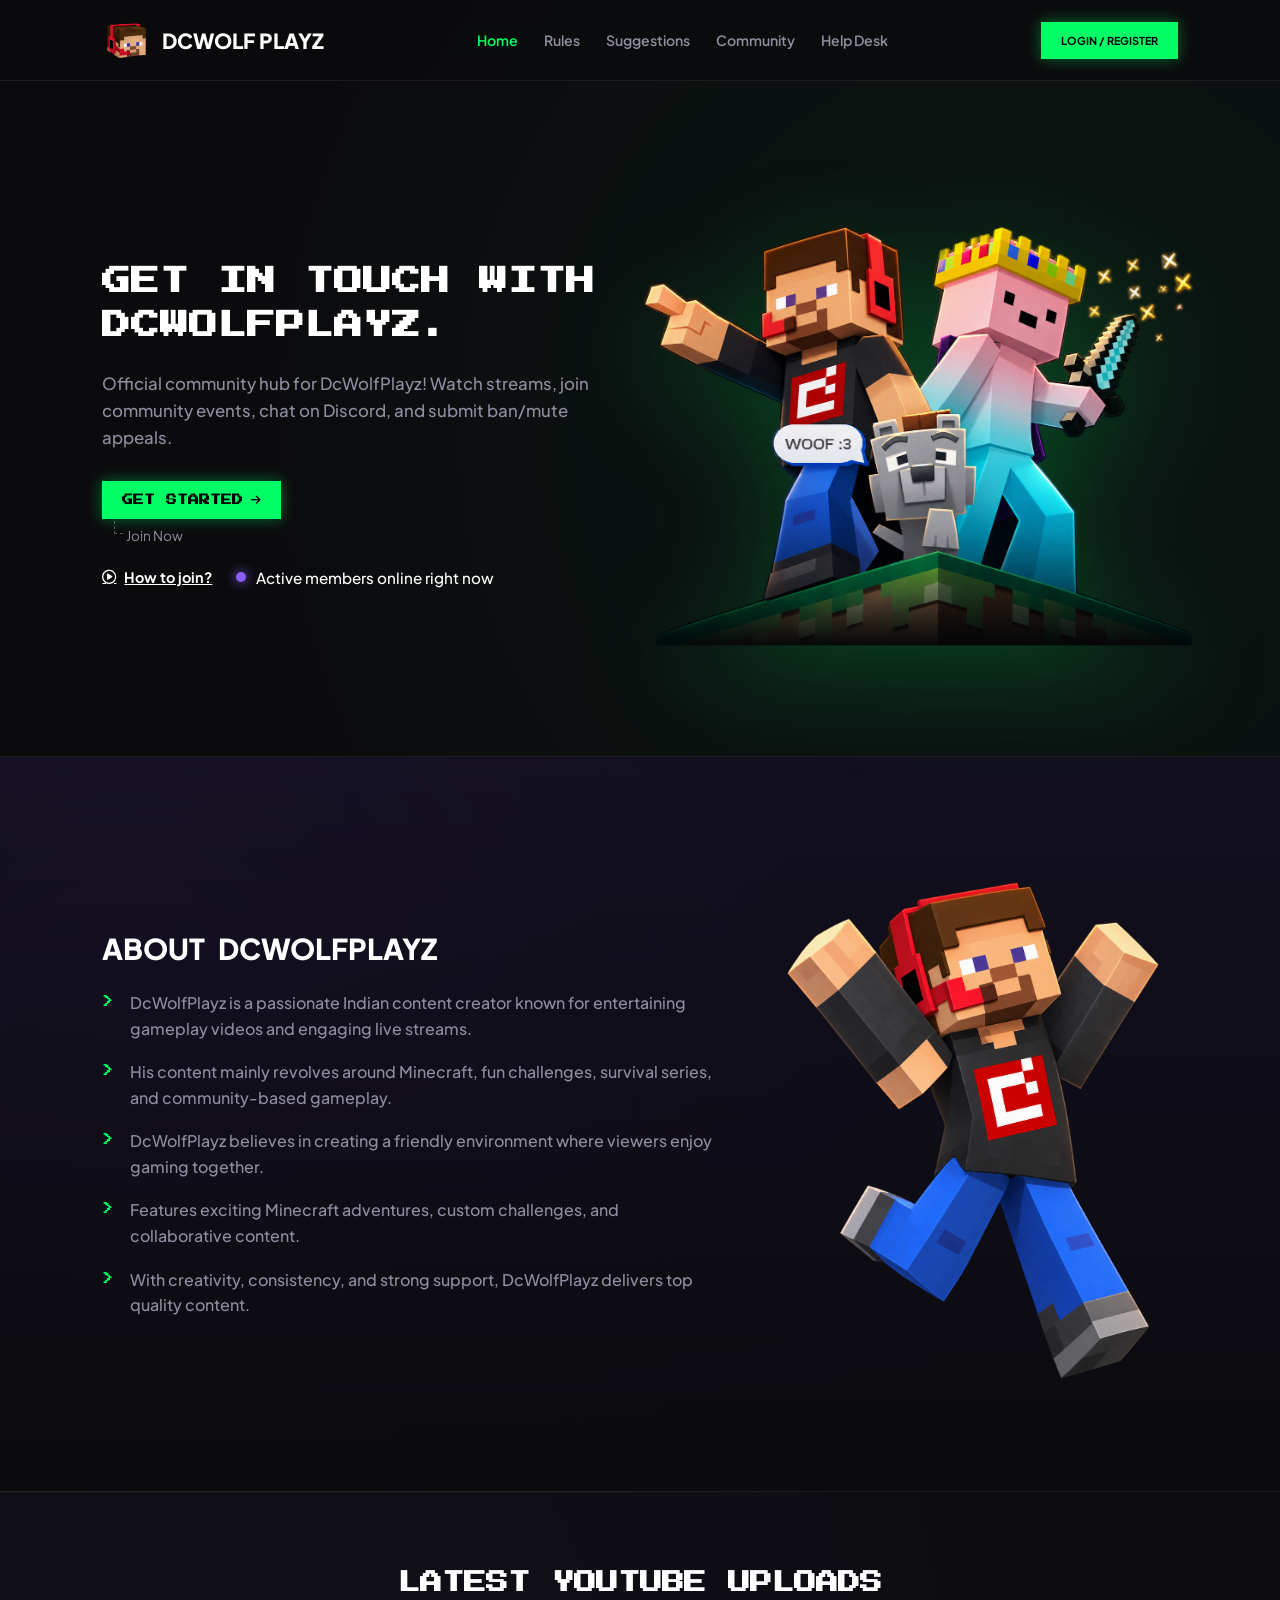
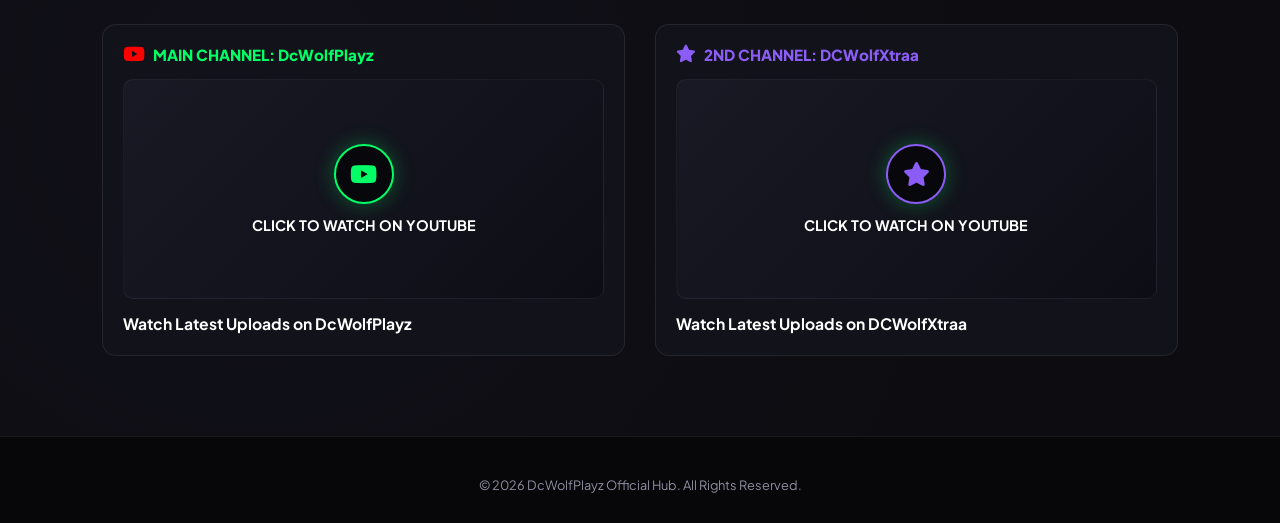
<file: index.html>
<!DOCTYPE html>
<html lang="en">
<head>
    <meta charset="UTF-8">
    <meta name="viewport" content="width=device-width, initial-scale=1.0">
    <title>DcWolfPlayz | Home</title>
    <link href="https://fonts.googleapis.com/css2?family=Press+Start+2P&family=Plus+Jakarta+Sans:wght@400;500;600;700;800;900&display=swap" rel="stylesheet">
    <link rel="stylesheet" href="https://cdnjs.cloudflare.com/ajax/libs/font-awesome/6.4.0/css/all.min.css">
    <link rel="stylesheet" href="/css/style.css">
    <style>
        /* Maintenance Overlay Styles */
        #maintenanceOverlay {
            display: none;
            position: fixed;
            top: 0;
            left: 0;
            width: 100%;
            height: 100%;
            background-color: #0b0b0e;
            z-index: 99999;
            align-items: center;
            justify-content: center;
            padding: 20px;
            font-family: 'Plus Jakarta Sans', sans-serif;
        }
        .maint-card {
            background: #12131a;
            border: 1px solid rgba(255, 255, 255, 0.08);
            border-radius: 16px;
            padding: 40px 30px;
            max-width: 550px;
            width: 100%;
            box-shadow: 0 10px 30px rgba(0, 0, 0, 0.5);
            position: relative;
            text-align: center;
            color: #fff;
        }
        .maint-eta-badge {
            position: absolute;
            top: 20px;
            right: 20px;
            background: rgba(251, 146, 60, 0.1);
            color: #fb923c;
            border: 1px solid rgba(251, 146, 60, 0.3);
            padding: 6px 12px;
            border-radius: 20px;
            font-size: 0.75rem;
            font-weight: 700;
            display: flex;
            align-items: center;
            gap: 6px;
        }
        .maint-img-box {
            width: 90px;
            height: 90px;
            margin: 0 auto 20px auto;
            display: flex;
            align-items: center;
            justify-content: center;
        }
        .maint-img-box img {
            width: 100%;
            height: 100%;
            object-fit: contain;
            animation: bounce 2s infinite;
        }
        @keyframes bounce {
            0%, 100% { transform: translateY(0); }
            50% { transform: translateY(-8px); }
        }
        .maint-card h1 {
            font-family: 'Press Start 2P', cursive;
            font-size: 1.1rem;
            margin-bottom: 15px;
            text-transform: uppercase;
        }
        .maint-card p {
            color: #8e8ea0;
            font-size: 0.95rem;
            line-height: 1.6;
            margin-bottom: 25px;
        }
        .btn-discord-maint {
            display: inline-flex;
            align-items: center;
            gap: 10px;
            background: #5865F2;
            color: #fff;
            padding: 12px 24px;
            border-radius: 8px;
            text-decoration: none;
            font-weight: 700;
            font-size: 0.9rem;
            box-shadow: 0 0 15px rgba(88, 101, 242, 0.4);
            margin-bottom: 20px;
            transition: 0.3s;
        }
        .btn-discord-maint:hover {
            background: #4752C4;
        }
        .admin-portal-link {
            display: block;
            margin-top: 15px;
            color: #8e8ea0;
            font-size: 0.8rem;
            text-decoration: none;
            transition: 0.3s;
        }
        .admin-portal-link:hover {
            color: #00ff66;
        }
    </style>
</head>
<body>

    <!-- MAINTENANCE OVERLAY SCREEN -->
    <div id="maintenanceOverlay">
        <div class="maint-card">
            <div class="maint-eta-badge" id="maintEtaBadge">
                <i class="fa-solid fa-clock"></i> ETA: ~2 Hours
            </div>
            
            <!-- Maintenance PNG Image -->
            <div class="maint-img-box">
                <img src="/images/maintenance.png" alt="Maintenance Mode">
            </div>

            <h1>Under Maintenance</h1>
            <p id="maintMsgText">DcWolfPlayz website is currently undergoing upgrades and adding new features. Stay tuned!</p>
            
            <a href="https://discord.gg/ys2sJAPhyP" target="_blank" class="btn-discord-maint">
                <i class="fa-brands fa-discord"></i> Join Official Discord
            </a>

            <div>
                <a href="/admin-login" class="admin-portal-link">
                    <i class="fa-solid fa-lock"></i> Admin Portal Login
                </a>
            </div>
        </div>
    </div>

    <header>
        <a href="/" class="brand" style="font-weight: 900; font-size: 1.3rem;">
            <div class="brand-logo" style="background: transparent !important; box-shadow: none !important; border: none !important; display: flex; align-items: center; justify-content: center; width: auto; height: auto;">
                <img src="/images/head.png" alt="Logo" style="width: 48px; height: 48px; object-fit: contain;">
            </div>
            DCWOLF  PLAYZ
        </a>
        <nav>
            <a href="/" class="nav-btn active">Home</a>
            <a href="/rules" class="nav-btn">Rules</a>
            <a href="/suggestions" class="nav-btn">Suggestions</a>
            <a href="/community" class="nav-btn">Community</a>
            <a href="/helpdesk" class="nav-btn">Help Desk</a>
        </nav>
        <div class="nav-right-actions">
            <a href="/login" class="auth-nav-btn" id="loginNavBtn" style="text-decoration:none; display:inline-block; text-align:center;">LOGIN / REGISTER</a>
            <a href="/admin" class="auth-nav-btn" id="adminNavBtn" style="display:none; background: var(--accent-purple); color: #fff; text-decoration:none; text-align:center;">ADMIN DASHBOARD</a>
        </div>
    </header>

    <main>
        <section class="hero">
            <div class="hero-content">
                <h1>GET IN TOUCH WITH DCWOLFPLAYZ.</h1>
                <p>Official community hub for DcWolfPlayz! Watch streams, join community events, chat on Discord, and submit ban/mute appeals.</p>
                <div class="hero-actions-container">
                    <div class="btn-wrapper-block">
                        <a href="https://discord.gg/ys2sJAPhyP" target="_blank" class="btn-green">GET STARTED <i class="fa-solid fa-arrow-right"></i></a>
                        <span class="join-now-subtitle">Join Now</span>
                    </div>
                    <div class="secondary-actions-row">
                        <div class="how-to-join-link" onclick="openJoinModal()"><i class="fa-regular fa-circle-play"></i> How to join?</div>
                        <div class="hero-stats-nobox">
                            <div class="dot-purple-glow"></div>
                            <span id="discordMemberCount">... online right now</span>
                        </div>
                    </div>
                </div>
            </div>
            <div class="hero-banner-art" style="display: flex; align-items: center; justify-content: center;">
                <img src="/images/index_image.png" alt="DcWolf Character Render" style="max-height: 600px; width: auto; transform: scale(1.3); transform-origin: center;">
            </div>
        </section>

        <div class="about-showcase">
            <div class="about-layout">
                <div class="about-text-content">
                    <h2>ABOUT DCWOLFPLAYZ</h2>
                    <ul class="about-list">
                        <li>DcWolfPlayz is a passionate Indian content creator known for entertaining gameplay videos and engaging live streams.</li>
                        <li>His content mainly revolves around Minecraft, fun challenges, survival series, and community-based gameplay.</li>
                        <li>DcWolfPlayz believes in creating a friendly environment where viewers enjoy gaming together.</li>
                        <li>Features exciting Minecraft adventures, custom challenges, and collaborative content.</li>
                        <li>With creativity, consistency, and strong support, DcWolfPlayz delivers top quality content.</li>
                    </ul>
                </div>
                <div class="about-image-box" style="display: flex; align-items: center; justify-content: center;">
                    <img src="/images/aboutdc.png" alt="About DcWolf Character" style="max-width: 100%; height: auto; border-radius: 12px;">
                </div>
            </div>
        </div>

        <div class="yt-videos-showcase">
            <h2>LATEST YOUTUBE UPLOADS</h2>
            <div class="yt-grid">
                <div class="yt-card">
                    <div class="yt-channel-badge"><i class="fa-brands fa-youtube" style="color:#ff0000; font-size:1.2rem;"></i> MAIN CHANNEL: DcWolfPlayz</div>
                    <a href="https://youtube.com/@dcwolfplayz" target="_blank" class="yt-thumb-wrapper">
                        <div class="yt-play-icon"><i class="fa-brands fa-youtube"></i></div>
                        <span style="font-size:0.9rem; font-weight:700; color:#fff;">CLICK TO WATCH ON YOUTUBE</span>
                    </a>
                    <a href="https://youtube.com/@dcwolfplayz" target="_blank" class="video-title-text">Watch Latest Uploads on DcWolfPlayz</a>
                </div>
                <div class="yt-card">
                    <div class="yt-channel-badge xtra-badge"><i class="fa-solid fa-star" style="color:var(--accent-purple); font-size:1.1rem;"></i> 2ND CHANNEL: DCWolfXtraa</div>
                    <a href="https://youtube.com/@DCWolfXtraa" target="_blank" class="yt-thumb-wrapper">
                        <div class="yt-play-icon" style="border-color: var(--accent-purple); color: var(--accent-purple);"><i class="fa-solid fa-star"></i></div>
                        <span style="font-size:0.9rem; font-weight:700; color:#fff;">CLICK TO WATCH ON YOUTUBE</span>
                    </a>
                    <a href="https://youtube.com/@DCWolfXtraa" target="_blank" class="video-title-text">Watch Latest Uploads on DCWolfXtraa</a>
                </div>
            </div>
        </div>
    </main>

    <!-- FOOTER -->
    <footer>
        <p>&copy; 2026 DcWolfPlayz Official Hub. All Rights Reserved.</p>
    </footer>

    <script src="/js/skript.js"></script>
    <script>
        function checkMaintenanceStatus() {
            const maintSettings = JSON.parse(localStorage.getItem('dcwolf_maint_settings')) || {};
            
            let currentUser = null;
            try {
                currentUser = JSON.parse(localStorage.getItem('dcwolf_current_user')) || 
                              JSON.parse(localStorage.getItem('currentUser')) || null;
            } catch(e) {}
            
            const isAdmin = currentUser && currentUser.role === 'admin';
            const overlay = document.getElementById('maintenanceOverlay');

            if (maintSettings.active && !isAdmin) {
                if (overlay) overlay.style.display = 'flex';

                if (maintSettings.eta) {
                    const badge = document.getElementById('maintEtaBadge');
                    if (badge) badge.innerHTML = `<i class="fa-solid fa-clock"></i> ETA: ${maintSettings.eta}`;
                }
                if (maintSettings.message) {
                    const msg = document.getElementById('maintMsgText');
                    if (msg) msg.innerText = maintSettings.message;
                }
            } else {
                if (overlay) overlay.style.display = 'none';
            }
        }

        window.addEventListener('DOMContentLoaded', checkMaintenanceStatus);
        window.addEventListener('storage', (event) => {
            if (event.key === 'dcwolf_maint_settings') {
                checkMaintenanceStatus();
            }
        });
    </script>
</body>
</html>
</file>
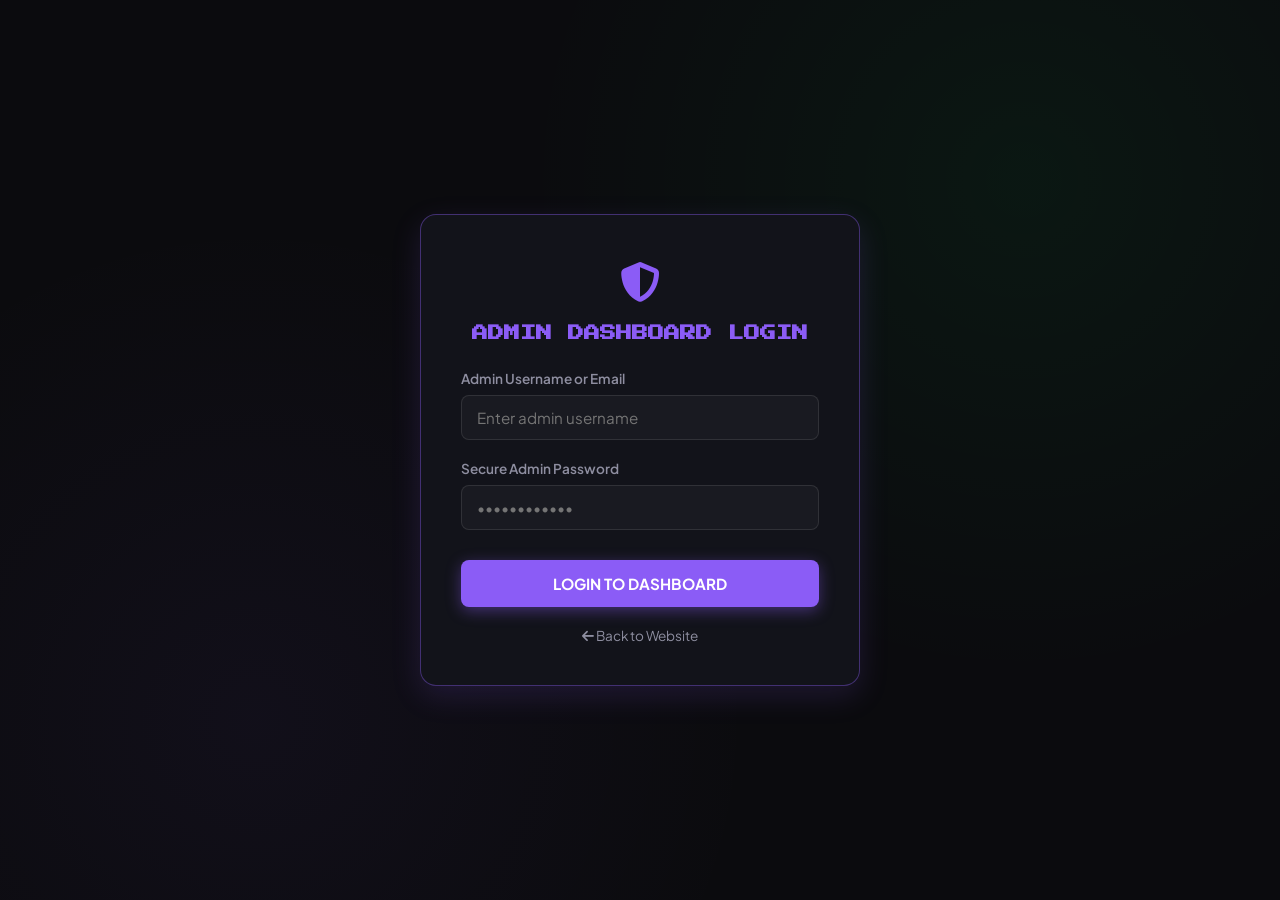
<file: admin-login/index.html>
<!DOCTYPE html>
<html lang="en">
<head>
    <meta charset="UTF-8">
    <meta name="viewport" content="width=device-width, initial-scale=1.0">
    <title>DcWolfPlayz | Admin Login Dashboard</title>
    <link href="https://fonts.googleapis.com/css2?family=Press+Start+2P&family=Plus+Jakarta+Sans:wght@400;500;600;700;800;900&display=swap" rel="stylesheet">
    <link rel="stylesheet" href="https://cdnjs.cloudflare.com/ajax/libs/font-awesome/6.4.0/css/all.min.css">
    <link rel="stylesheet" href="/css/style.css">
    <style>
        body {
            background-color: #0b0b0e;
            color: #fff;
            font-family: 'Plus Jakarta Sans', sans-serif;
            display: flex;
            align-items: center;
            justify-content: center;
            min-height: 100vh;
            margin: 0;
            padding: 20px;
        }
        .admin-login-container {
            background: #12131a;
            border: 1px solid rgba(139, 92, 246, 0.4);
            border-radius: 16px;
            padding: 40px;
            max-width: 440px;
            width: 100%;
            box-shadow: 0 10px 30px rgba(139, 92, 246, 0.15);
            text-align: center;
        }
        .admin-login-container h2 {
            font-family: 'Press Start 2P', cursive;
            font-size: 1rem;
            color: #8b5cf6;
            margin-bottom: 25px;
            text-transform: uppercase;
            line-height: 1.5;
        }
        .form-group {
            margin-bottom: 20px;
            text-align: left;
        }
        .form-group label {
            display: block;
            font-size: 0.85rem;
            color: #8e8ea0;
            margin-bottom: 8px;
            font-weight: 600;
        }
        .form-group input {
            width: 100%;
            background: rgba(255, 255, 255, 0.03);
            border: 1px solid rgba(255, 255, 255, 0.1);
            border-radius: 8px;
            padding: 12px 15px;
            color: #fff;
            font-size: 0.95rem;
            outline: none;
            transition: 0.3s;
        }
        .form-group input:focus {
            border-color: #8b5cf6;
            box-shadow: 0 0 10px rgba(139, 92, 246, 0.2);
        }
        .btn-admin-login {
            width: 100%;
            background: #8b5cf6;
            color: #fff;
            border: none;
            border-radius: 8px;
            padding: 14px;
            font-weight: 700;
            font-size: 0.95rem;
            cursor: pointer;
            transition: 0.3s;
            box-shadow: 0 4px 15px rgba(139, 92, 246, 0.4);
            margin-top: 10px;
        }
        .btn-admin-login:hover {
            background: #7c3aed;
            transform: translateY(-2px);
        }
        .back-home {
            display: inline-block;
            margin-top: 20px;
            color: #8e8ea0;
            text-decoration: none;
            font-size: 0.85rem;
            transition: 0.3s;
        }
        .back-home:hover {
            color: #fff;
        }
    </style>
</head>
<body>

    <div class="admin-login-container">
        <div style="font-size: 2.5rem; color: #8b5cf6; margin-bottom: 15px;">
            <i class="fa-solid fa-shield-halved"></i>
        </div>
        <h2>Admin Dashboard Login</h2>
        <form onsubmit="handleAdminLogin(event)">
            <div class="form-group">
                <label>Admin Username or Email</label>
                <input type="text" id="adminUser" placeholder="Enter admin username" required>
            </div>
            <div class="form-group">
                <label>Secure Admin Password</label>
                <input type="password" id="adminPass" placeholder="••••••••••••" required>
            </div>
            <button type="submit" class="btn-admin-login">LOGIN TO DASHBOARD</button>
        </form>
        <a href="/" class="back-home"><i class="fa-solid fa-arrow-left"></i> Back to Website</a>
    </div>

    <script>
        function handleAdminLogin(e) {
            e.preventDefault();
            const username = document.getElementById('adminUser').value.trim();
            const pass = document.getElementById('adminPass').value.trim();

            // Aap yaha apna admin check laga sakte hain (Default test admin check)
            if (username === "admin" && pass === "admin123") {
                const adminData = { username: username, role: "admin" };
                localStorage.setItem('dcwolf_current_user', JSON.stringify(adminData));
                
                alert("Admin Authentication Successful! Redirecting to Control Center...");
                window.location.href = "/admin"; // Aapke admin panel ka page link
            } else {
                // Agar localStorage mein koi registered admin user ho toh usse verify karein
                let registeredUsers = JSON.parse(localStorage.getItem('dcwolf_users')) || [];
                let foundAdmin = registeredUsers.find(u => u.username === username && u.role === 'admin');

                if (foundAdmin) {
                    localStorage.setItem('dcwolf_current_user', JSON.stringify(foundAdmin));
                    alert("Welcome back Admin!");
                    window.location.href = "/admin";
                } else {
                    alert("Invalid Admin Credentials! Access Denied.");
                }
            }
        }
    </script>
</body>
</html>
</file>
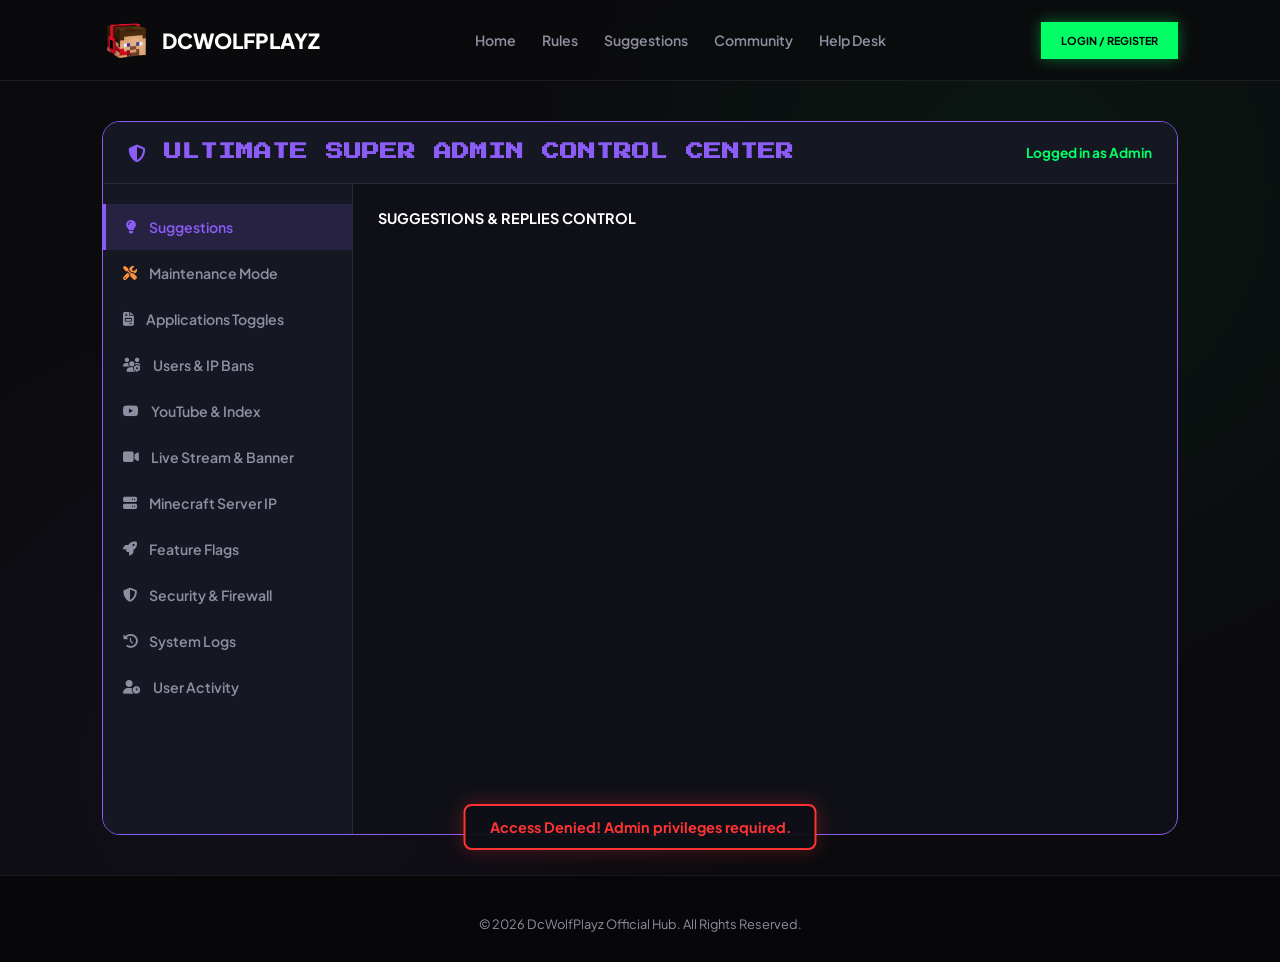
<file: admin/index.html>
<!DOCTYPE html>
<html lang="en">
<head>
    <meta charset="UTF-8">
    <meta name="viewport" content="width=device-width, initial-scale=1.0">
    <title>DcWolfPlayz | Admin Control Center</title>
    <!-- Fonts & Icons -->
    <link href="https://fonts.googleapis.com/css2?family=Press+Start+2P&family=Plus+Jakarta+Sans:wght@400;500;600;700;800;900&display=swap" rel="stylesheet">
    <link rel="stylesheet" href="https://cdnjs.cloudflare.com/ajax/libs/font-awesome/6.4.0/css/all.min.css">
    <link rel="stylesheet" href="/css/style.css">
    <style>
        /* Minecraft Action Bar Toast Notification Style (Normal Font) */
        #minecraftToast {
            visibility: hidden;
            position: fixed;
            bottom: 30px;
            left: 50%;
            transform: translateX(-50%);
            background-color: rgba(15, 16, 23, 0.95);
            color: #00ff66;
            border: 2px solid #00ff66;
            font-family: 'Plus Jakarta Sans', sans-serif !important;
            font-size: 0.9rem;
            font-weight: 700;
            padding: 12px 24px;
            border-radius: 8px;
            z-index: 999999;
            box-shadow: 0 0 20px rgba(0, 255, 102, 0.3);
            text-align: center;
            transition: opacity 0.3s ease, bottom 0.3s ease;
            opacity: 0;
        }
        #minecraftToast.show {
            visibility: visible;
            bottom: 50px;
            opacity: 1;
        }
        /* Custom Edit Modal */
        .admin-modal-overlay {
            display: none;
            position: fixed;
            top: 0; left: 0; width: 100%; height: 100%;
            background: rgba(0,0,0,0.8);
            z-index: 99999;
            align-items: center;
            justify-content: center;
        }
        .admin-modal-box {
            background: #12131a;
            border: 1px solid var(--accent-purple);
            border-radius: 12px;
            padding: 30px;
            width: 100%;
            max-width: 400px;
            color: #fff;
        }
    </style>
</head>
<body>

    <!-- MINECRAFT TOAST NOTIFICATION ELEMENT -->
    <div id="minecraftToast">Settings Saved Successfully!</div>

    <!-- EDIT USER MODAL -->
    <div class="admin-modal-overlay" id="editUserModal">
        <div class="admin-modal-box">
            <h3 style="margin-bottom: 20px; color: var(--accent-purple); font-size: 1rem;"><i class="fa-solid fa-user-pen"></i> Edit User Account</h3>
            <input type="hidden" id="editUserTargetUsername">
            <div class="form-group" style="margin-bottom: 15px;">
                <label style="font-size: 0.8rem; color: #8e8ea0; display:block; margin-bottom:5px;">Username</label>
                <input type="text" id="editUsername" style="width:100%; background:rgba(255,255,255,0.05); border:1px solid var(--border-dark); padding:10px; border-radius:6px; color:#fff;" disabled>
            </div>
            <div class="form-group" style="margin-bottom: 15px;">
                <label style="font-size: 0.8rem; color: #8e8ea0; display:block; margin-bottom:5px;">Email</label>
                <input type="email" id="editEmail" style="width:100%; background:rgba(255,255,255,0.05); border:1px solid var(--border-dark); padding:10px; border-radius:6px; color:#fff;">
            </div>
            <div class="form-group" style="margin-bottom: 20px;">
                <label style="font-size: 0.8rem; color: #8e8ea0; display:block; margin-bottom:5px;">Password</label>
                <input type="text" id="editPassword" style="width:100%; background:rgba(255,255,255,0.05); border:1px solid var(--border-dark); padding:10px; border-radius:6px; color:#fff;">
            </div>
            <div style="display: flex; gap: 10px;">
                <button onclick="saveEditedUser()" class="btn-green" style="flex:1; justify-content:center;">SAVE</button>
                <button onclick="closeEditModal()" style="flex:1; background:#222533; color:#fff; border:none; border-radius:8px; font-weight:700; cursor:pointer;">CANCEL</button>
            </div>
        </div>
    </div>

    <!-- NAVBAR -->
    <header>
        <a href="/" class="brand" style="font-weight: 900; font-size: 1.3rem;">
            <div class="brand-logo" style="background: transparent !important; box-shadow: none !important; border: none !important; display: flex; align-items: center; justify-content: center; width: auto; height: auto;">
                <img src="/images/head.png" alt="Logo" style="width: 48px; height: 48px; object-fit: contain;">
            </div>
            DCWOLFPLAYZ
        </a>
        <nav>
            <a href="/" class="nav-btn">Home</a>
            <a href="/rules" class="nav-btn">Rules</a>
            <a href="/suggestions" class="nav-btn">Suggestions</a>
            <a href="/community" class="nav-btn">Community</a>
            <a href="/helpdesk" class="nav-btn">Help Desk</a>
        </nav>
        
        <div class="nav-right-actions">
            <a href="/login" class="auth-nav-btn" id="loginNavBtn" style="text-decoration:none; display:inline-block; text-align:center;">LOGIN / REGISTER</a>
        </div>
    </header>

    <main>
        <div class="admin-page-container" style="padding: 40px 8%;">
            <div style="background:#0f1017; border:1px solid var(--accent-purple); border-radius:18px; overflow:hidden;">
                
                <!-- HEADER BAR -->
                <div style="background:#151722; padding:20px 25px; border-bottom:1px solid var(--border-dark); display:flex; justify-content:space-between; align-items:center; flex-wrap:wrap; gap:10px;">
                    <h2 style="font-size:1.1rem; color:var(--accent-purple); margin:0;">
                        <i class="fa-solid fa-shield-halved"></i> ULTIMATE SUPER ADMIN CONTROL CENTER
                    </h2>
                    <span style="font-size:0.85rem; color:var(--accent-green); font-weight:700;" id="adminSessionUser">Logged in as Admin</span>
                </div>
                
                <div class="admin-layout" style="min-height: 650px; display:flex;">
                    
                    <!-- SIDEBAR TABS -->
                    <div class="admin-sidebar" style="width:250px; background:#151722; border-right:1px solid var(--border-dark); padding:20px 0; overflow-y:auto; max-height:680px;">
                        <button class="admin-sidebar-btn active" id="tabBtn-sug" onclick="switchAdminTab('sug')">
                            <i class="fa-solid fa-lightbulb"></i> Suggestions
                        </button>
                        <button class="admin-sidebar-btn" id="tabBtn-maintenance" onclick="switchAdminTab('maintenance')">
                            <i class="fa-solid fa-tools" style="color: #fb923c;"></i> Maintenance Mode
                        </button>
                        <button class="admin-sidebar-btn" id="tabBtn-apps" onclick="switchAdminTab('apps')">
                            <i class="fa-solid fa-file-invoice"></i> Applications Toggles
                        </button>
                        <button class="admin-sidebar-btn" id="tabBtn-users" onclick="switchAdminTab('users')">
                            <i class="fa-solid fa-users-gear"></i> Users & IP Bans
                        </button>
                        <button class="admin-sidebar-btn" id="tabBtn-yt" onclick="switchAdminTab('yt')">
                            <i class="fa-brands fa-youtube"></i> YouTube & Index
                        </button>
                        <button class="admin-sidebar-btn" id="tabBtn-stream" onclick="switchAdminTab('stream')">
                            <i class="fa-solid fa-video"></i> Live Stream & Banner
                        </button>
                        <button class="admin-sidebar-btn" id="tabBtn-mc" onclick="switchAdminTab('mc')">
                            <i class="fa-solid fa-server"></i> Minecraft Server IP
                        </button>
                        <button class="admin-sidebar-btn" id="tabBtn-upcoming" onclick="switchAdminTab('upcoming')">
                            <i class="fa-solid fa-rocket"></i> Feature Flags
                        </button>
                        <button class="admin-sidebar-btn" id="tabBtn-security" onclick="switchAdminTab('security')">
                            <i class="fa-solid fa-shield-alt"></i> Security & Firewall
                        </button>
                        <button class="admin-sidebar-btn" id="tabBtn-logs" onclick="switchAdminTab('logs')">
                            <i class="fa-solid fa-clock-rotate-left"></i> System Logs
                        </button>
                        <button class="admin-sidebar-btn" id="tabBtn-userlogs" onclick="switchAdminTab('userlogs')">
                            <i class="fa-solid fa-user-clock"></i> User Activity
                        </button>
                    </div>

                    <!-- MAIN CONTENT AREA -->
                    <div class="admin-main-content" style="flex:1; padding:25px; overflow-y:auto; max-height:680px;">
                        
                        <!-- 1. SUGGESTIONS TAB -->
                        <div id="adminTab-sug">
                            <h4 style="font-size:0.9rem; margin-bottom:15px; color:#fff;">SUGGESTIONS & REPLIES CONTROL</h4>
                            <div id="adminSuggestionsContainer"></div>
                        </div>

                        <!-- 2. MAINTENANCE MODE TAB -->
                        <div id="adminTab-maintenance" style="display:none;">
                            <h4 style="font-size:0.9rem; margin-bottom:15px; color:#fff;">WEBSITE MAINTENANCE MODE CONTROLS</h4>
                            <form onsubmit="saveMaintenanceSettings(event)">
                                <div style="background:#161824; padding:16px; border-radius:10px; margin-bottom:15px; border:1px solid rgba(251, 146, 60, 0.3);">
                                    <label style="display:flex; align-items:center; gap:12px; cursor:pointer; color:#fff;">
                                        <input type="checkbox" id="maintenanceModeToggle">
                                        <strong>Enable Maintenance Mode (Lock Website for Visitors)</strong>
                                    </label>
                                </div>
                                <div class="form-group">
                                    <label>Estimated Time Remaining / Duration (e.g. ~2 Hours)</label>
                                    <input type="text" id="maintDuration" placeholder="e.g. ~2 Hours">
                                </div>
                                <div class="form-group">
                                    <label>Expected Completion Date & Time (Shown on ETA Badge)</label>
                                    <input type="text" id="maintEta" placeholder="e.g. 2026-09-30 20:00 IST">
                                </div>
                                <div class="form-group">
                                    <label>Maintenance Announcement / What's New Description</label>
                                    <textarea id="maintMessage" rows="3" style="width:100%; background:rgba(255,255,255,0.03); border:1px solid var(--border-dark); border-radius:8px; padding:10px; color:#fff;" placeholder="We are upgrading custom features..."></textarea>
                                </div>
                                <button type="submit" class="btn-green" style="background:#fb923c; color:#000;">SAVE & APPLY MAINTENANCE MODE</button>
                            </form>
                        </div>

                        <!-- 3. APPLICATIONS PORTAL TOGGLES TAB -->
                        <div id="adminTab-apps" style="display:none;">
                            <h4 style="font-size:0.9rem; margin-bottom:15px; color:#fff;">COMMUNITY APPLICATIONS MANAGER</h4>
                            <form onsubmit="saveApplicationToggles(event)">
                                <div style="background:#161824; padding:16px; border-radius:10px; margin-bottom:12px;">
                                    <label style="display:flex; align-items:center; gap:12px; cursor:pointer; color:#fff;">
                                        <input type="checkbox" id="appStaff" checked>
                                        <strong>Staff Applications Portal</strong>
                                    </label>
                                </div>
                                <div style="background:#161824; padding:16px; border-radius:10px; margin-bottom:12px;">
                                    <label style="display:flex; align-items:center; gap:12px; cursor:pointer; color:#fff;">
                                        <input type="checkbox" id="appAppeal" checked>
                                        <strong>Ban & Mute Appeals Portal</strong>
                                    </label>
                                </div>
                                <div style="background:#161824; padding:16px; border-radius:10px; margin-bottom:12px;">
                                    <label style="display:flex; align-items:center; gap:12px; cursor:pointer; color:#fff;">
                                        <input type="checkbox" id="appMedia" checked>
                                        <strong>Media & Streamer Apply Portal</strong>
                                    </label>
                                </div>
                                <div style="background:#161824; padding:16px; border-radius:10px; margin-bottom:15px;">
                                    <label style="display:flex; align-items:center; gap:12px; cursor:pointer; color:#fff;">
                                        <input type="checkbox" id="appDiscord">
                                        <strong>Discord Partnership Requests Portal</strong>
                                    </label>
                                </div>
                                <button type="submit" class="btn-green">SAVE APPLICATION TOGGLES</button>
                            </form>
                        </div>

                        <!-- 4. USERS & IP BANS TAB -->
                        <div id="adminTab-users" style="display:none;">
                            <h4 style="font-size:0.9rem; margin-bottom:15px; color:#fff;">REGISTERED USERS, ADMIN REVOKE & IP BANS</h4>
                            <table class="admin-table" style="width:100%; border-collapse:collapse;">
                                <thead>
                                    <tr style="border-bottom:1px solid var(--border-dark); text-align:left;">
                                        <th style="padding:10px;">Username</th>
                                        <th style="padding:10px;">Email</th>
                                        <th style="padding:10px;">Role Status</th>
                                        <th style="padding:10px;">Actions (Edit / Role / Delete / Ban)</th>
                                    </tr>
                                </thead>
                                <tbody id="adminUsersTableBody"></tbody>
                            </table>
                        </div>

                        <!-- 5. YOUTUBE & HOME PAGE CONTROL TAB -->
                        <div id="adminTab-yt" style="display:none;">
                            <h4 style="font-size:0.9rem; margin-bottom:15px; color:#fff;">MANAGE INDEX PAGE YOUTUBE CHANNELS</h4>
                            <form onsubmit="saveYtSettings(event)">
                                <div class="form-group">
                                    <label>Main Channel Video Title</label>
                                    <input type="text" id="mainYtTitle" placeholder="e.g. Watch Latest Uploads on DcWolfPlayz">
                                </div>
                                <div class="form-group">
                                    <label>Main Channel Link</label>
                                    <input type="text" id="mainYtUrl" placeholder="https://youtube.com/@dcwolfplayz">
                                </div>
                                <div class="form-group">
                                    <label>2nd Channel Video Title</label>
                                    <input type="text" id="xtraYtTitle" placeholder="e.g. Watch Latest Uploads on DCWolfXtraa">
                                </div>
                                <div class="form-group">
                                    <label>2nd Channel Link</label>
                                    <input type="text" id="xtraYtUrl" placeholder="https://youtube.com/@DCWolfXtraa">
                                </div>
                                <button type="submit" class="btn-green">SAVE YOUTUBE SETTINGS</button>
                            </form>
                        </div>

                        <!-- 6. LIVE STREAM & ANNOUNCEMENT BANNER TAB -->
                        <div id="adminTab-stream" style="display:none;">
                            <h4 style="font-size:0.9rem; margin-bottom:15px; color:#fff;">LIVE STREAM & ANNOUNCEMENTS CONTROL</h4>
                            <form onsubmit="saveStreamSettings(event)">
                                <div style="background:#161824; padding:16px; border-radius:10px; margin-bottom:15px;">
                                    <label style="display:flex; align-items:center; gap:12px; cursor:pointer; color:#fff;">
                                        <input type="checkbox" id="isLiveNow">
                                        <strong>Enable "LIVE NOW" Stream Badge on Navbar</strong>
                                    </label>
                                </div>
                                <div class="form-group">
                                    <label>Current Live Stream URL</label>
                                    <input type="text" id="liveStreamUrl" placeholder="https://youtube.com/watch?v=...">
                                </div>
                                <div class="form-group">
                                    <label>Next Stream Schedule (Text Display)</label>
                                    <input type="text" id="streamSchedule" placeholder="e.g. Saturday @ 7:00 PM IST - Minecraft Survival">
                                </div>
                                <div class="form-group">
                                    <label>Sitewide Announcement Banner (Optional)</label>
                                    <input type="text" id="sitewideBannerText" placeholder="e.g. Server Maintenance tonight at 11:00 PM!">
                                </div>
                                <button type="submit" class="btn-green">UPDATE LIVE STATUS & SCHEDULE</button>
                            </form>
                        </div>

                        <!-- 7. MINECRAFT SERVER MANAGER TAB -->
                        <div id="adminTab-mc" style="display:none;">
                            <h4 style="font-size:0.9rem; margin-bottom:15px; color:#fff;">MINECRAFT SERVER IP MANAGER</h4>
                            <form onsubmit="saveMcSettings(event)">
                                <div class="form-group">
                                    <label>Server IP Address</label>
                                    <input type="text" id="mcServerIp" placeholder="play.dcwolfplayz.com">
                                </div>
                                <div class="form-group">
                                    <label>Server Edition / Version Info</label>
                                    <input type="text" id="mcServerVersion" placeholder="Java & Bedrock 1.20.x">
                                </div>
                                <button type="submit" class="btn-green">SAVE SERVER INFO</button>
                            </form>
                        </div>

                        <!-- 8. UPCOMING FEATURE FLAGS TAB -->
                        <div id="adminTab-upcoming" style="display:none;">
                            <h4 style="font-size:0.9rem; margin-bottom:15px; color:#fff;">UPCOMING FEATURES TOGGLES</h4>
                            <div style="background:#161824; padding:18px; border-radius:10px; margin-bottom:12px;">
                                <label style="display:flex; align-items:center; gap:12px; cursor:pointer; color:#fff;">
                                    <input type="checkbox" id="flagTournament" onchange="toggleFeatureFlag('tournament', this.checked)">
                                    <strong>Enable Tournament Registration System</strong>
                                </label>
                            </div>
                            <div style="background:#161824; padding:18px; border-radius:10px; margin-bottom:12px;">
                                <label style="display:flex; align-items:center; gap:12px; cursor:pointer; color:#fff;">
                                    <input type="checkbox" id="flagLeaderboard" onchange="toggleFeatureFlag('leaderboard', this.checked)">
                                    <strong>Enable Community Leaderboard Page</strong>
                                </label>
                            </div>
                            <div style="background:#161824; padding:18px; border-radius:10px; margin-bottom:12px;">
                                <label style="display:flex; align-items:center; gap:12px; cursor:pointer; color:#fff;">
                                    <input type="checkbox" id="flagClips" onchange="toggleFeatureFlag('clips', this.checked)">
                                    <strong>Enable Community Clips Showcase</strong>
                                </label>
                            </div>
                        </div>

                        <!-- 9. SECURITY & FIREWALL TAB -->
                        <div id="adminTab-security" style="display:none;">
                            <h4 style="font-size:0.9rem; margin-bottom:15px; color:#fff;">SECURITY & DDOS FIREWALL PROTECTION</h4>
                            <div style="background:#161824; padding:18px; border-radius:10px; margin-bottom:12px;">
                                <label style="display:flex; align-items:center; gap:12px; cursor:pointer; color:#fff;">
                                    <input type="checkbox" id="secDdos" checked>
                                    <strong>Anti-DDoS Shield Mode (JS Verification)</strong>
                                </label>
                            </div>
                            <div style="background:#161824; padding:18px; border-radius:10px; margin-bottom:15px;">
                                <label style="display:flex; align-items:center; gap:12px; cursor:pointer; color:#fff;">
                                    <input type="checkbox" id="secVpn" checked>
                                    <strong>Block VPN & Proxy Connections</strong>
                                </label>
                            </div>
                            <button class="btn-green" onclick="showMCNotification('Firewall settings saved!')">SAVE SECURITY RULES</button>
                        </div>

                        <!-- 10. ADMIN AUDIT LOGS TAB -->
                        <div id="adminTab-logs" style="display:none;">
                            <h4 style="font-size:0.9rem; margin-bottom:15px; color:#fff;">ADMIN ACTION AUDIT LOGS</h4>
                            <div id="adminLogsContainer"></div>
                        </div>

                        <!-- 11. USER ACTIVITY LOGS TAB -->
                        <div id="adminTab-userlogs" style="display:none;">
                            <h4 style="font-size:0.9rem; margin-bottom:15px; color:#fff;">USER CHATBOT & ACTIVITY LOGS</h4>
                            <div id="adminUserLogsContainer"></div>
                        </div>

                    </div>
                </div>
            </div>
        </div>
    </main>

    <!-- FOOTER -->
    <footer>
        <p>&copy; 2026 DcWolfPlayz Official Hub. All Rights Reserved.</p>
    </footer>

    <!-- SCRIPT INCLUSION & ADMIN PAGE LOGIC -->
    <script src="/js/skript.js"></script>
    <script>
        // Minecraft Action Bar Style Toast Function (Normal Font)
        function showMCNotification(message, isError = false) {
            let toast = document.getElementById('minecraftToast');
            if (!toast) {
                toast = document.createElement('div');
                toast.id = 'minecraftToast';
                document.body.appendChild(toast);
            }

            toast.innerText = message;
            if (isError) {
                toast.style.color = '#ff3333';
                toast.style.borderColor = '#ff3333';
                toast.style.boxShadow = '0 0 20px rgba(255, 51, 51, 0.3)';
            } else {
                toast.style.color = '#00ff66';
                toast.style.borderColor = '#00ff66';
                toast.style.boxShadow = '0 0 20px rgba(0, 255, 102, 0.3)';
            }

            toast.className = "show";
            setTimeout(() => {
                toast.className = toast.className.replace("show", "");
            }, 3000);
        }

        window.alert = function(msg) {
            let isErr = msg.toLowerCase().includes('denied') || msg.toLowerCase().includes('error') || msg.toLowerCase().includes('invalid');
            showMCNotification(msg, isErr);
        };

        window.confirm = function(msg) {
            return true;
        };

        window.addEventListener('DOMContentLoaded', () => {
            if (typeof currentUser === 'undefined' || !currentUser || currentUser.role !== 'admin') {
                alert("Access Denied! Admin privileges required.");
                setTimeout(() => { window.location.href = "/"; }, 1500);
                return;
            }

            const sessionUserEl = document.getElementById('adminSessionUser');
            if (sessionUserEl) {
                sessionUserEl.innerText = `Logged in as: ${currentUser.username}`;
            }
            
            loadSettingsToForm();
            renderAdminUsersCustom();

            if (typeof renderAdminSuggestions === 'function') renderAdminSuggestions();
            if (typeof renderAdminLogs === 'function') renderAdminLogs();
            if (typeof renderAdminUserLogs === 'function') renderAdminUserLogs();
        });

        function switchAdminTab(tabName) {
            document.querySelectorAll('.admin-sidebar-btn').forEach(b => b.classList.remove('active'));
            const activeBtn = document.getElementById(`tabBtn-${tabName}`);
            if (activeBtn) activeBtn.classList.add('active');

            const tabs = ['sug', 'maintenance', 'apps', 'users', 'yt', 'stream', 'mc', 'upcoming', 'security', 'logs', 'userlogs'];
            tabs.forEach(t => {
                const el = document.getElementById(`adminTab-${t}`);
                if (el) el.style.display = (t === tabName) ? 'block' : 'none';
            });
            if(tabName === 'users') renderAdminUsersCustom();
        }

        // ROBUST USERS MANAGEMENT LOGIC (Pehle se registered users ko direct fetch karega)
        function renderAdminUsersCustom() {
            const tbody = document.getElementById('adminUsersTableBody');
            if(!tbody) return;

            let users = JSON.parse(localStorage.getItem('dcwolf_users'));
            if (!users || !Array.isArray(users)) {
                users = [
                    {username: "dcwolf", email: "admin@dcwolf.com", password: "adminpassword", role: "admin", ipBanned: false},
                    {username: "Armaan", email: "networkarmaan@gmail.com", password: "Chattha@920", role: "admin", ipBanned: false}
                ];
                localStorage.setItem('dcwolf_users', JSON.stringify(users));
            }

            tbody.innerHTML = "";
            if (users.length === 0) {
                tbody.innerHTML = `<tr><td colspan="4" style="padding:15px; text-align:center; color:#8e8ea0;">No registered users found.</td></tr>`;
                return;
            }

            users.forEach((u) => {
                let tr = document.createElement('tr');
                tr.style.borderBottom = "1px solid rgba(255,255,255,0.05)";
                
                let roleColor = u.role === 'admin' ? 'var(--accent-purple)' : 'var(--accent-green)';
                let roleText = u.role === 'admin' ? 'ADMIN' : 'USER';
                let banStatus = u.ipBanned ? '<span style="color:#ff3333; font-weight:bold;">[IP BANNED]</span>' : '';

                tr.innerHTML = `
                    <td style="padding:12px; color:#fff;">${u.username || 'Unknown'} ${banStatus}</td>
                    <td style="padding:12px; color:#8e8ea0;">${u.email || 'N/A'}</td>
                    <td style="padding:12px; font-weight:700; color:${roleColor};">${roleText}</td>
                    <td style="padding:12px; display:flex; gap:8px; flex-wrap:wrap;">
                        <button type="button" onclick="openEditUserModal('${u.username}')" style="background:#3b82f6; color:#fff; border:none; padding:6px 12px; border-radius:6px; cursor:pointer; font-size:0.75rem;"><i class="fa-solid fa-pen"></i> Edit</button>
                        <button type="button" onclick="toggleUserRole('${u.username}')" style="background:#8b5cf6; color:#fff; border:none; padding:6px 12px; border-radius:6px; cursor:pointer; font-size:0.75rem;"><i class="fa-solid fa-shield"></i> ${u.role === 'admin' ? 'Demote' : 'Make Admin'}</button>
                        <button type="button" onclick="toggleIpBan('${u.username}')" style="background:${u.ipBanned ? '#10b981' : '#f59e0b'}; color:#fff; border:none; padding:6px 12px; border-radius:6px; cursor:pointer; font-size:0.75rem;"><i class="fa-solid fa-ban"></i> ${u.ipBanned ? 'Unban IP' : 'IP Ban'}</button>
                        <button type="button" onclick="deleteUserAccount('${u.username}')" style="background:#ef4444; color:#fff; border:none; padding:6px 12px; border-radius:6px; cursor:pointer; font-size:0.75rem;"><i class="fa-solid fa-trash"></i> Delete</button>
                    </td>
                `;
                tbody.appendChild(tr);
            });
        }

        function openEditUserModal(username) {
            let users = JSON.parse(localStorage.getItem('dcwolf_users')) || [];
            let u = users.find(x => x.username === username);
            if(!u) return;

            document.getElementById('editUserTargetUsername').value = u.username;
            document.getElementById('editUsername').value = u.username;
            document.getElementById('editEmail').value = u.email || '';
            document.getElementById('editPassword').value = u.password || '';
            document.getElementById('editUserModal').style.display = 'flex';
        }

        function closeEditModal() {
            document.getElementById('editUserModal').style.display = 'none';
        }

        function saveEditedUser() {
            let targetUsername = document.getElementById('editUserTargetUsername').value;
            let users = JSON.parse(localStorage.getItem('dcwolf_users')) || [];
            
            let u = users.find(x => x.username === targetUsername);
            if(u) {
                u.email = document.getElementById('editEmail').value.trim();
                u.password = document.getElementById('editPassword').value.trim();
                
                localStorage.setItem('dcwolf_users', JSON.stringify(users));
                closeEditModal();
                renderAdminUsersCustom();
                showMCNotification("User credentials updated successfully!");
            }
        }

        function toggleUserRole(username) {
            let users = JSON.parse(localStorage.getItem('dcwolf_users')) || [];
            let u = users.find(x => x.username === username);
            if(u) {
                u.role = u.role === 'admin' ? 'user' : 'admin';
                localStorage.setItem('dcwolf_users', JSON.stringify(users));
                renderAdminUsersCustom();
                showMCNotification(`User role updated to ${u.role.toUpperCase()}!`);
            }
        }

        function toggleIpBan(username) {
            let users = JSON.parse(localStorage.getItem('dcwolf_users')) || [];
            let u = users.find(x => x.username === username);
            if(u) {
                u.ipBanned = !u.ipBanned;
                localStorage.setItem('dcwolf_users', JSON.stringify(users));
                renderAdminUsersCustom();
                showMCNotification(u.ipBanned ? "User IP Banned successfully!" : "User IP Unbanned successfully!");
            }
        }

        function deleteUserAccount(username) {
            let users = JSON.parse(localStorage.getItem('dcwolf_users')) || [];
            let filteredUsers = users.filter(x => x.username !== username);
            localStorage.setItem('dcwolf_users', JSON.stringify(filteredUsers));
            renderAdminUsersCustom();
            showMCNotification("User account deleted permanently!", true);
        }

        function loadSettingsToForm() {
            const yt = JSON.parse(localStorage.getItem('dcwolf_yt_settings')) || {};
            if (yt.mainTitle && document.getElementById('mainYtTitle')) document.getElementById('mainYtTitle').value = yt.mainTitle;
            if (yt.mainUrl && document.getElementById('mainYtUrl')) document.getElementById('mainYtUrl').value = yt.mainUrl;
            if (yt.xtraTitle && document.getElementById('xtraYtTitle')) document.getElementById('xtraYtTitle').value = yt.xtraTitle;
            if (yt.xtraUrl && document.getElementById('xtraYtUrl')) document.getElementById('xtraYtUrl').value = yt.xtraUrl;

            const stream = JSON.parse(localStorage.getItem('dcwolf_stream_settings')) || {};
            if (document.getElementById('isLiveNow')) document.getElementById('isLiveNow').checked = !!stream.isLive;
            if (stream.liveUrl && document.getElementById('liveStreamUrl')) document.getElementById('liveStreamUrl').value = stream.liveUrl;
            if (stream.schedule && document.getElementById('streamSchedule')) document.getElementById('streamSchedule').value = stream.schedule;
            if (stream.banner && document.getElementById('sitewideBannerText')) document.getElementById('sitewideBannerText').value = stream.banner;

            const mc = JSON.parse(localStorage.getItem('dcwolf_mc_settings')) || {};
            if (mc.ip && document.getElementById('mcServerIp')) document.getElementById('mcServerIp').value = mc.ip;
            if (mc.version && document.getElementById('mcServerVersion')) document.getElementById('mcServerVersion').value = mc.version;

            const maint = JSON.parse(localStorage.getItem('dcwolf_maint_settings')) || {};
            if (document.getElementById('maintenanceModeToggle')) document.getElementById('maintenanceModeToggle').checked = !!maint.active;
            if (maint.duration && document.getElementById('maintDuration')) document.getElementById('maintDuration').value = maint.duration;
            if (maint.eta && document.getElementById('maintEta')) document.getElementById('maintEta').value = maint.eta;
            if (maint.message && document.getElementById('maintMessage')) document.getElementById('maintMessage').value = maint.message;

            const flags = JSON.parse(localStorage.getItem('dcwolf_feature_flags')) || {};
            if (document.getElementById('flagTournament')) document.getElementById('flagTournament').checked = !!flags.tournament;
            if (document.getElementById('flagLeaderboard')) document.getElementById('flagLeaderboard').checked = !!flags.leaderboard;
            if (document.getElementById('flagClips')) document.getElementById('flagClips').checked = !!flags.clips;
        }

        function saveMaintenanceSettings(e) {
            e.preventDefault();
            const data = {
                active: document.getElementById('maintenanceModeToggle').checked,
                duration: document.getElementById('maintDuration').value || "~2 Hours",
                eta: document.getElementById('maintEta').value || "Soon",
                message: document.getElementById('maintMessage').value || "Website is under scheduled upgrades."
            };
            localStorage.setItem('dcwolf_maint_settings', JSON.stringify(data));
            showMCNotification("Maintenance settings saved successfully!");
        }

        function saveApplicationToggles(e) {
            e.preventDefault();
            const data = {
                staff: document.getElementById('appStaff').checked,
                appeal: document.getElementById('appAppeal').checked,
                media: document.getElementById('appMedia').checked,
                discord: document.getElementById('appDiscord').checked
            };
            localStorage.setItem('dcwolf_app_toggles', JSON.stringify(data));
            showMCNotification("Application toggles saved successfully!");
        }

        function saveYtSettings(e) {
            e.preventDefault();
            const data = {
                mainTitle: document.getElementById('mainYtTitle').value,
                mainUrl: document.getElementById('mainYtUrl').value,
                xtraTitle: document.getElementById('xtraYtTitle').value,
                xtraUrl: document.getElementById('xtraYtUrl').value
            };
            localStorage.setItem('dcwolf_yt_settings', JSON.stringify(data));
            showMCNotification("YouTube settings saved successfully!");
        }

        function saveStreamSettings(e) {
            e.preventDefault();
            const data = {
                isLive: document.getElementById('isLiveNow').checked,
                liveUrl: document.getElementById('liveStreamUrl').value,
                schedule: document.getElementById('streamSchedule').value,
                banner: document.getElementById('sitewideBannerText').value
            };
            localStorage.setItem('dcwolf_stream_settings', JSON.stringify(data));
            showMCNotification("Live Stream settings updated!");
        }

        function saveMcSettings(e) {
            e.preventDefault();
            const data = {
                ip: document.getElementById('mcServerIp').value,
                version: document.getElementById('mcServerVersion').value
            };
            localStorage.setItem('dcwolf_mc_settings', JSON.stringify(data));
            showMCNotification("Minecraft Server Info saved!");
        }

        function toggleFeatureFlag(flagKey, isChecked) {
            let flags = JSON.parse(localStorage.getItem('dcwolf_feature_flags')) || {};
            flags[flagKey] = isChecked;
            localStorage.setItem('dcwolf_feature_flags', JSON.stringify(flags));
            showMCNotification(`Feature '${flagKey}' updated!`);
        }
    </script>
</body>
</html>
</file>
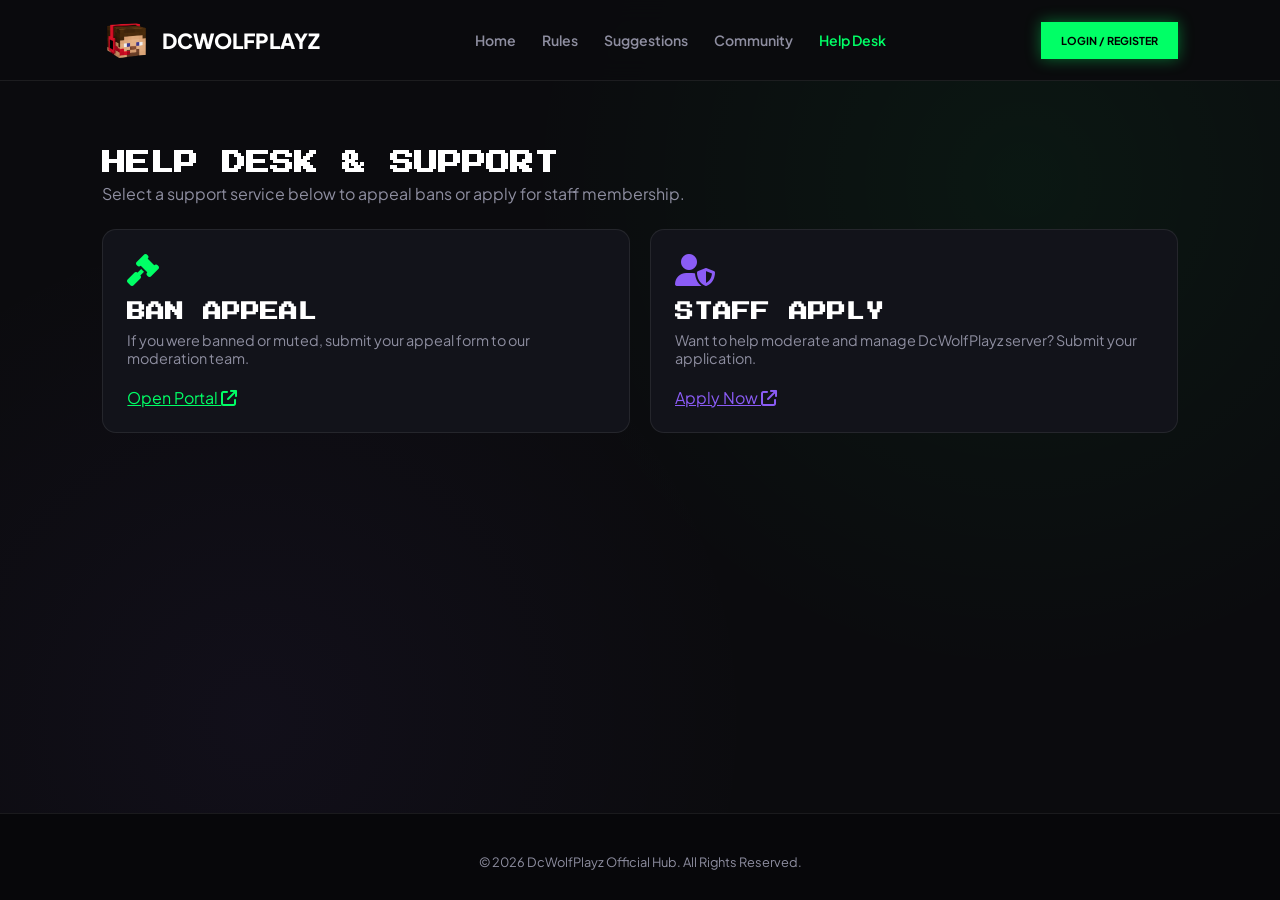
<file: helpdesk/index.html>
<!DOCTYPE html>
<html lang="en">
<head>
    <meta charset="UTF-8">
    <meta name="viewport" content="width=device-width, initial-scale=1.0">
    <title>DcWolfPlayz | Help Desk</title>
    <link href="https://fonts.googleapis.com/css2?family=Press+Start+2P&family=Plus+Jakarta+Sans:wght@400;500;600;700;800;900&display=swap" rel="stylesheet">
    <link rel="stylesheet" href="https://cdnjs.cloudflare.com/ajax/libs/font-awesome/6.4.0/css/all.min.css">
    <link rel="stylesheet" href="/css/style.css">
</head>
<body>
    <header>
        <a href="/" class="brand" style="font-weight: 900; font-size: 1.3rem;">
            <div class="brand-logo" style="background: transparent !important; box-shadow: none !important; border: none !important; display: flex; align-items: center; justify-content: center; width: auto; height: auto;">
                <img src="/images/head.png" alt="Logo" style="width: 48px; height: 48px; object-fit: contain;">
            </div>
            DCWOLFPLAYZ
        </a>
        <nav>
            <a href="/" class="nav-btn">Home</a>
            <a href="/rules" class="nav-btn">Rules</a>
            <a href="/suggestions" class="nav-btn">Suggestions</a>
            <a href="/community" class="nav-btn">Community</a>
            <a href="/helpdesk" class="nav-btn active">Help Desk</a>
        </nav>
        <div class="nav-right-actions">
            <a href="/login" class="auth-nav-btn" id="loginNavBtn" style="text-decoration:none; display:inline-block; text-align:center;">LOGIN / REGISTER</a>
            <a href="/admin" class="auth-nav-btn" id="adminNavBtn" style="display:none; background: var(--accent-purple); color: #fff; text-decoration:none; text-align:center;">ADMIN DASHBOARD</a>
        </div>
    </header>

    <main>
        <div class="helpdesk-container">
            <h2>HELP DESK & SUPPORT</h2>
            <p style="color: var(--text-muted); margin-top: 8px;">Select a support service below to appeal bans or apply for staff membership.</p>

            <div class="helpdesk-grid">
                <div class="helpdesk-card">
                    <i class="fa-solid fa-gavel" style="font-size: 2rem; color: var(--accent-green); margin-bottom: 16px;"></i>
                    <h3>BAN APPEAL</h3>
                    <p style="color: var(--text-muted); font-size: 0.9rem; margin: 10px 0 20px;">If you were banned or muted, submit your appeal form to our moderation team.</p>
                    <a href="https://appeal.gg/8FzfFKdtPa" target="_blank" style="color: var(--accent-green);">Open Portal <i class="fa-solid fa-arrow-up-right-from-square"></i></a>
                </div>

                <div class="helpdesk-card">
                    <i class="fa-solid fa-user-shield" style="font-size: 2rem; color: var(--accent-purple); margin-bottom: 16px;"></i>
                    <h3>STAFF APPLY</h3>
                    <p style="color: var(--text-muted); font-size: 0.9rem; margin: 10px 0 20px;">Want to help moderate and manage DcWolfPlayz server? Submit your application.</p>
                    <a href="https://appslumina.com/apply/dcwolf" target="_blank" style="color: var(--accent-purple);">Apply Now <i class="fa-solid fa-arrow-up-right-from-square"></i></a>
                </div>
            </div>
        </div>
    </main>

    <!-- FOOTER -->
    <footer>
        <p>&copy; 2026 DcWolfPlayz Official Hub. All Rights Reserved.</p>
    </footer>

    <script src="/js/skript.js"></script>
</body>
</html>
</file>
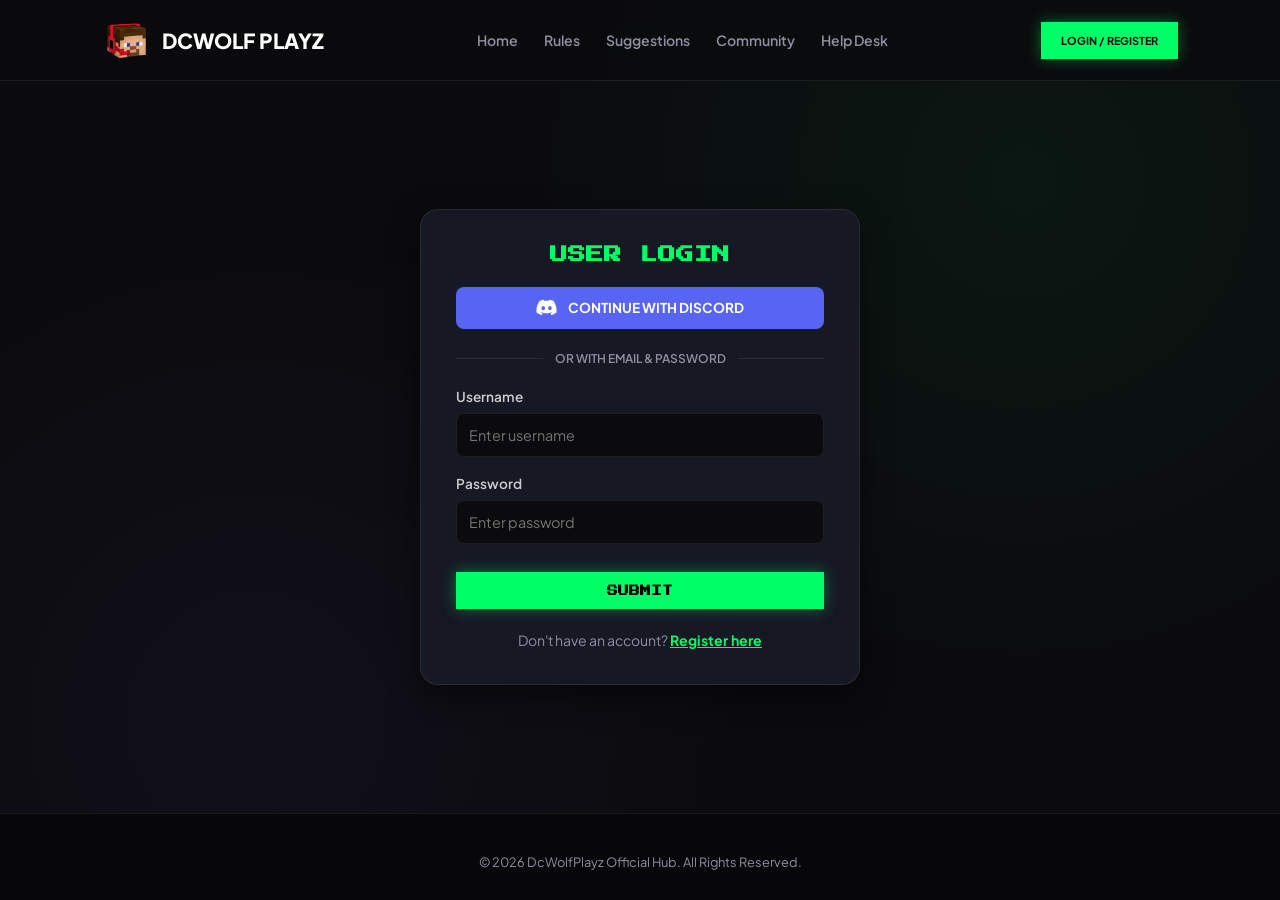
<file: login/index.html>
<!DOCTYPE html>
<html lang="en">
<head>
    <meta charset="UTF-8">
    <meta name="viewport" content="width=device-width, initial-scale=1.0">
    <title>DcWolfPlayz | Authentication</title>
    <!-- Fonts & Icons -->
    <link href="https://fonts.googleapis.com/css2?family=Press+Start+2P&family=Plus+Jakarta+Sans:wght@400;500;600;700;800;900&display=swap" rel="stylesheet">
    <link rel="stylesheet" href="https://cdnjs.cloudflare.com/ajax/libs/font-awesome/6.4.0/css/all.min.css">
    <link rel="stylesheet" href="/css/style.css">
</head>
<body style="display: flex; flex-direction: column; min-height: 100vh;">

    <!-- NAVBAR -->
    <header>
        <a href="/" class="brand" style="font-weight: 900; font-size: 1.3rem;">
            <div class="brand-logo" style="background: transparent !important; box-shadow: none !important; border: none !important; display: flex; align-items: center; justify-content: center; width: auto; height: auto;">
                <img src="/images/head.png" alt="Logo" style="width: 48px; height: 48px; object-fit: contain;">
            </div>
            DCWOLF  PLAYZ
        </a>
        <nav>
            <a href="/" class="nav-btn">Home</a>
            <a href="/rules" class="nav-btn">Rules</a>
            <a href="/suggestions" class="nav-btn">Suggestions</a>
            <a href="/community" class="nav-btn">Community</a>
            <a href="/helpdesk" class="nav-btn">Help Desk</a>
        </nav>
        <div class="nav-right-actions">
            <a href="/login" class="auth-nav-btn" id="loginNavBtn" style="text-decoration:none; display:inline-block; text-align:center;">LOGIN / REGISTER</a>
            <a href="/admin" class="auth-nav-btn" id="adminNavBtn" style="display:none; background: var(--accent-purple); color: #fff; text-decoration:none; text-align:center;">ADMIN DASHBOARD</a>
        </div>
    </header>

    <!-- LOGIN / REGISTER CARD SECTION -->
    <main style="flex: 1; display: flex; align-items: center; justify-content: center; padding: 50px 20px;">
        <div style="background: #161824; border: 1px solid var(--border-dark); border-radius: 18px; max-width: 440px; width: 100%; padding: 35px; box-shadow: 0 10px 30px rgba(0,0,0,0.5);">
            
            <h2 id="pageAuthTitle" style="font-size: 1.1rem; color: var(--accent-green); text-align: center; margin-bottom: 24px;">
                USER LOGIN
            </h2>

            <!-- ERROR ALERT BOX -->
            <div class="form-error-alert" id="authErrorAlert" style="display: none;">
                <i class="fa-solid fa-circle-exclamation"></i>
                <span id="authErrorAlertText">Invalid Username or Password!</span>
            </div>

            <!-- DISCORD DIRECT LOGIN BUTTON -->
            <button type="button" class="btn-discord" onclick="loginWithDiscord()">
                <i class="fa-brands fa-discord" style="font-size: 1.1rem;"></i> CONTINUE WITH DISCORD
            </button>

            <!-- OR DIVIDER -->
            <div style="display: flex; align-items: center; margin: 22px 0; color: var(--text-muted); font-size: 0.75rem;">
                <div style="flex: 1; height: 1px; background: var(--border-dark);"></div>
                <span style="padding: 0 12px; font-weight: 600;">OR WITH EMAIL & PASSWORD</span>
                <div style="flex: 1; height: 1px; background: var(--border-dark);"></div>
            </div>

            <!-- EMAIL / USERNAME / PASSWORD FORM -->
            <form onsubmit="handleAuthSubmit(event)">
                <div class="form-group" id="emailGroup" style="display: none;">
                    <label>Email Address</label>
                    <input type="email" id="authEmail" placeholder="e.g. user@example.com">
                </div>
                
                <div class="form-group">
                    <label>Username</label>
                    <input type="text" id="authUsername" required placeholder="Enter username">
                </div>

                <div class="form-group">
                    <label>Password</label>
                    <input type="password" id="authPassword" required placeholder="Enter password">
                </div>

                <button type="submit" class="btn-green" style="width: 100%; justify-content: center; margin-top: 10px;">
                    SUBMIT
                </button>
            </form>

            <!-- TOGGLE REGISTER / LOGIN LINK -->
            <p style="text-align: center; font-size: 0.88rem; color: var(--text-muted); margin-top: 22px;">
                <span id="authToggleText">Don't have an account?</span> 
                <a href="#" onclick="toggleAuthPageMode(event)" style="color: var(--accent-green); font-weight: 700; text-decoration: underline;" id="authToggleLink">Register here</a>
            </p>

        </div>
    </main>

    <!-- FOOTER -->
    <footer>
        <p>&copy; 2026 DcWolfPlayz Official Hub. All Rights Reserved.</p>
    </footer>

    <!-- SUCCESS NOTIFICATION MODAL -->
    <div class="modal-overlay" id="alertModal">
        <div class="modal-body" style="max-width: 420px; text-align: center;">
            <i class="fa-solid fa-circle-check" style="font-size: 2.8rem; color: var(--accent-green); margin-bottom: 15px;"></i>
            <h3 style="font-size: 1rem; color: #fff; margin-bottom: 10px;" id="alertModalTitle">SUCCESS</h3>
            <p style="color: var(--text-muted); font-size: 0.9rem; margin-bottom: 22px;" id="alertModalText">Action completed successfully.</p>
            <button onclick="closeAlertModal()" class="btn-green" style="width:100%; justify-content:center;">OKAY</button>
        </div>
    </div>

    <!-- JAVASCRIPT LOGIC -->
    <script src="/js/skript.js"></script>
    <script>
        let isPageRegisterMode = false;

        function toggleAuthPageMode(e) {
            e.preventDefault();
            hideFormError();
            isPageRegisterMode = !isPageRegisterMode;
            isRegisterMode = isPageRegisterMode; // Update global state in skript.js

            document.getElementById('pageAuthTitle').innerText = isPageRegisterMode ? "REGISTER NEW ACCOUNT" : "USER LOGIN";
            document.getElementById('emailGroup').style.display = isPageRegisterMode ? "block" : "none";
            document.getElementById('authToggleText').innerText = isPageRegisterMode ? "Already have an account?" : "Don't have an account?";
            document.getElementById('authToggleLink').innerText = isPageRegisterMode ? "Login here" : "Register here";
        }
    </script>
</body>
</html>
</file>
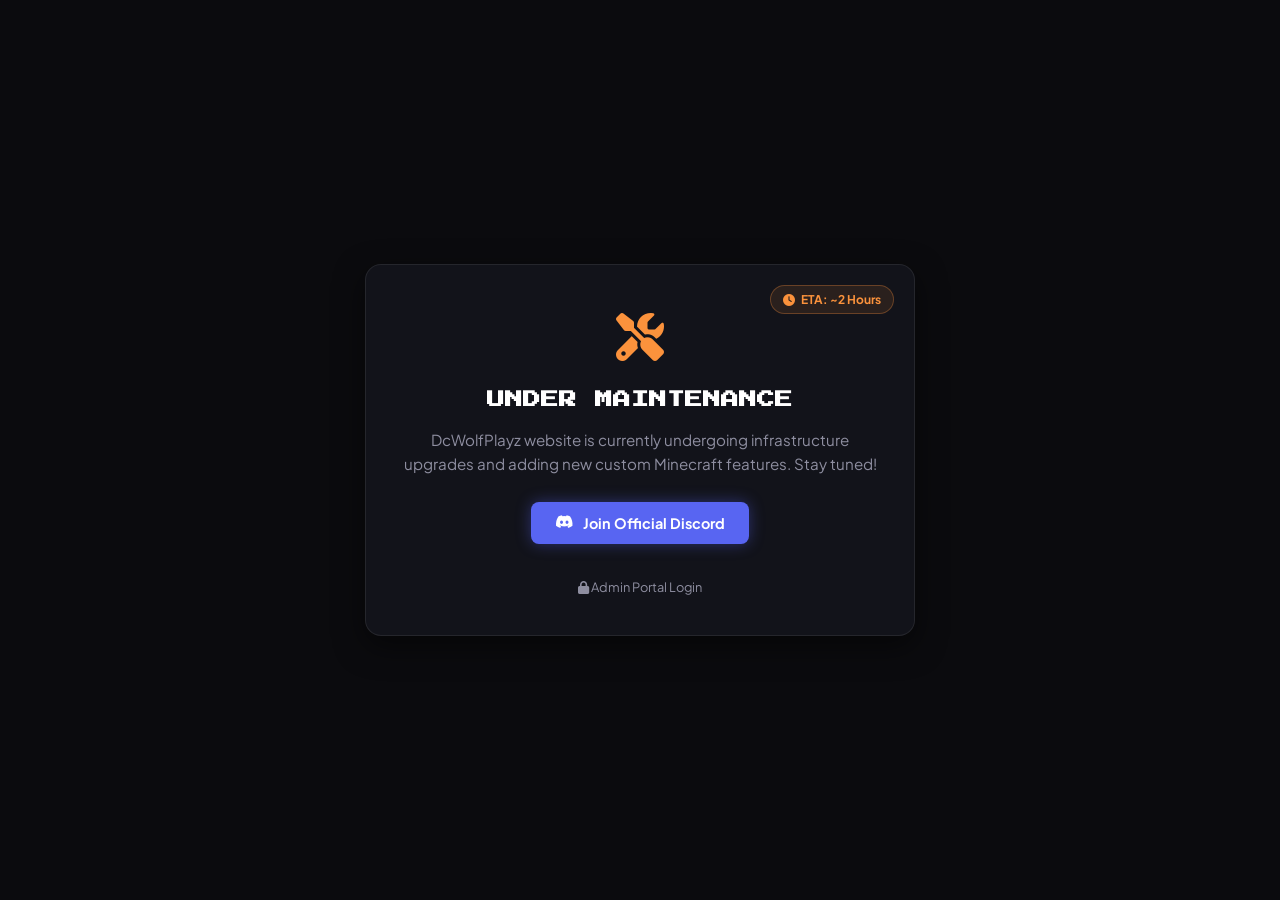
<file: maintenance/index.html>
<!DOCTYPE html>
<html lang="en">
<head>
    <meta charset="UTF-8">
    <meta name="viewport" content="width=device-width, initial-scale=1.0">
    <title>DcWolfPlayz - Under Maintenance</title>
    <link href="https://fonts.googleapis.com/css2?family=Plus+Jakarta+Sans:wght@400;600;700&family=Press+Start+2P&display=swap" rel="stylesheet">
    <link rel="stylesheet" href="https://cdnjs.cloudflare.com/ajax/libs/font-awesome/6.4.0/css/all.min.css">
    <style>
        :root {
            --bg-black: #0b0b0e;
            --bg-card: #12131a;
            --accent-green: #00ff66;
            --accent-orange: #fb923c;
            --text-main: #ffffff;
            --text-muted: #8e8ea0;
            --border-dark: rgba(255, 255, 255, 0.08);
            --font-pixel: 'Press Start 2P', cursive, monospace;
            --font-sans: 'Plus Jakarta Sans', sans-serif;
        }

        * {
            box-sizing: border-box;
            margin: 0;
            padding: 0;
            font-family: var(--font-sans);
        }

        body {
            background-color: var(--bg-black);
            color: var(--text-main);
            display: flex;
            flex-direction: column;
            align-items: center;
            justify-content: center;
            min-height: 100vh;
            padding: 20px;
            text-align: center;
        }

        .maintenance-card {
            background: var(--bg-card);
            border: 1px solid var(--border-dark);
            border-radius: 16px;
            padding: 40px 30px;
            max-width: 550px;
            width: 100%;
            box-shadow: 0 10px 30px rgba(0, 0, 0, 0.5);
            position: relative;
        }

        .eta-badge {
            position: absolute;
            top: 20px;
            right: 20px;
            background: rgba(251, 146, 60, 0.1);
            color: var(--accent-orange);
            border: 1px solid rgba(251, 146, 60, 0.3);
            padding: 6px 12px;
            border-radius: 20px;
            font-size: 0.75rem;
            font-weight: 700;
            display: flex;
            align-items: center;
            gap: 6px;
        }

        .icon-box {
            font-size: 3rem;
            color: var(--accent-orange);
            margin-bottom: 20px;
            animation: bounce 2s infinite;
        }

        @keyframes bounce {
            0%, 100% { transform: translateY(0); }
            50% { transform: translateY(-8px); }
        }

        h1 {
            font-family: var(--font-pixel);
            font-size: 1.1rem;
            color: #fff;
            margin-bottom: 15px;
            text-transform: uppercase;
            line-height: 1.5;
        }

        p {
            color: var(--text-muted);
            font-size: 0.95rem;
            line-height: 1.6;
            margin-bottom: 25px;
        }

        .btn-discord {
            display: inline-flex;
            align-items: center;
            gap: 10px;
            background: #5865F2;
            color: #fff;
            padding: 12px 24px;
            border-radius: 8px;
            text-decoration: none;
            font-weight: 700;
            font-size: 0.9rem;
            transition: 0.3s;
            box-shadow: 0 0 15px rgba(88, 101, 242, 0.4);
            margin-bottom: 20px;
        }

        .btn-discord:hover {
            background: #4752C4;
            transform: translateY(-2px);
        }

        .admin-login-link {
            display: block;
            margin-top: 15px;
            color: var(--text-muted);
            font-size: 0.8rem;
            text-decoration: none;
            transition: 0.3s;
        }

        .admin-login-link:hover {
            color: var(--accent-green);
        }
    </style>
</head>
<body>

    <div class="maintenance-card">
        <!-- Right Side ETA Badge -->
        <div class="eta-badge">
            <i class="fa-solid fa-clock"></i> ETA: ~2 Hours
        </div>

        <div class="icon-box">
            <i class="fa-solid fa-screwdriver-wrench"></i>
        </div>

        <h1>Under Maintenance</h1>
        <p>DcWolfPlayz website is currently undergoing infrastructure upgrades and adding new custom Minecraft features. Stay tuned!</p>

        <!-- Only Discord Button -->
        <a href="https://discord.gg/dcwolfplayz" target="_blank" class="btn-discord">
            <i class="fa-brands fa-discord"></i> Join Official Discord
        </a>

        <!-- Admin Login Button -->
        <div>
            <a href="/login" class="admin-login-link">
                <i class="fa-solid fa-lock"></i> Admin Portal Login
            </a>
        </div>
    </div>

</body>
</html>
</file>
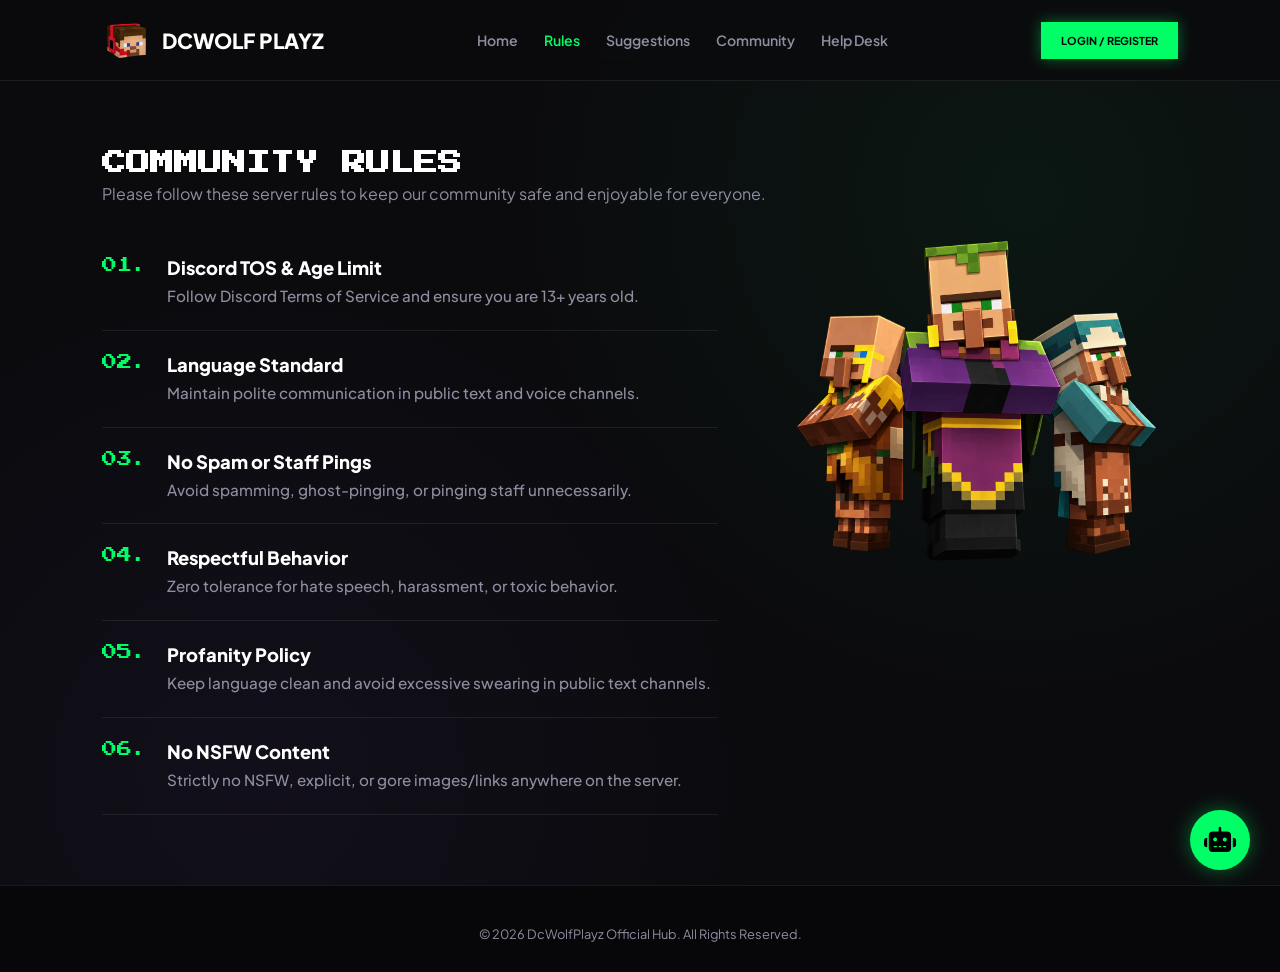
<file: rules/index.html>
<!DOCTYPE html>
<html lang="en">
<head>
    <meta charset="UTF-8">
    <meta name="viewport" content="width=device-width, initial-scale=1.0">
    <title>DcWolfPlayz | Rules</title>
    <link href="https://fonts.googleapis.com/css2?family=Press+Start+2P&family=Plus+Jakarta+Sans:wght@400;500;600;700;800;900&display=swap" rel="stylesheet">
    <link rel="stylesheet" href="https://cdnjs.cloudflare.com/ajax/libs/font-awesome/6.4.0/css/all.min.css">
    <link rel="stylesheet" href="/css/style.css">
</head>
<body>
    <header>
        <a href="/" class="brand" style="font-weight: 900; font-size: 1.3rem;">
            <div class="brand-logo" style="background: transparent !important; box-shadow: none !important; border: none !important; display: flex; align-items: center; justify-content: center; width: auto; height: auto;">
                <img src="/images/head.png" alt="Logo" style="width: 48px; height: 48px; object-fit: contain;">
            </div>
            DCWOLF  PLAYZ
        </a>
        <nav>
            <a href="/" class="nav-btn">Home</a>
            <a href="/rules" class="nav-btn active">Rules</a>
            <a href="/suggestions" class="nav-btn">Suggestions</a>
            <a href="/community" class="nav-btn">Community</a>
            <a href="/helpdesk" class="nav-btn">Help Desk</a>
        </nav>
        <div class="nav-right-actions">
            <a href="/login" class="auth-nav-btn" id="loginNavBtn" style="text-decoration:none; display:inline-block; text-align:center;">LOGIN / REGISTER</a>
            <a href="/admin" class="auth-nav-btn" id="adminNavBtn" style="display:none; background: var(--accent-purple); color: #fff; text-decoration:none; text-align:center;">ADMIN DASHBOARD</a>
        </div>
    </header>

    <main>
        <div class="rules-container">
            <h2>COMMUNITY RULES</h2>
            <p style="color: var(--text-muted); margin-top: 8px;">Please follow these server rules to keep our community safe and enjoyable for everyone.</p>

            <div class="rules-layout">
                <div class="rules-list-vertical">
                    <div class="rule-line-item"><div class="rule-num">01.</div><div class="rule-detail"><h4>Discord TOS & Age Limit</h4><p>Follow Discord Terms of Service and ensure you are 13+ years old.</p></div></div>
                    <div class="rule-line-item"><div class="rule-num">02.</div><div class="rule-detail"><h4>Language Standard</h4><p>Maintain polite communication in public text and voice channels.</p></div></div>
                    <div class="rule-line-item"><div class="rule-num">03.</div><div class="rule-detail"><h4>No Spam or Staff Pings</h4><p>Avoid spamming, ghost-pinging, or pinging staff unnecessarily.</p></div></div>
                    <div class="rule-line-item"><div class="rule-num">04.</div><div class="rule-detail"><h4>Respectful Behavior</h4><p>Zero tolerance for hate speech, harassment, or toxic behavior.</p></div></div>
                    <div class="rule-line-item"><div class="rule-num">05.</div><div class="rule-detail"><h4>Profanity Policy</h4><p>Keep language clean and avoid excessive swearing in public text channels.</p></div></div>
                    <div class="rule-line-item"><div class="rule-num">06.</div><div class="rule-detail"><h4>No NSFW Content</h4><p>Strictly no NSFW, explicit, or gore images/links anywhere on the server.</p></div></div>
                </div>

                <div class="rules-image-box" style="display: flex; align-items: center; justify-content: center;">
                    <img src="/images/rules.png" alt="Rules Character Render" style="max-width: 100%; height: auto; border-radius: 12px;">
                </div>
            </div>
        </div>
    </main>

    <!-- AI CHATBOT FLOATING WIDGET -->
    <div class="chat-widget-btn" onclick="toggleChatWindow()"><i class="fa-solid fa-robot"></i></div>

    <div class="chat-window" id="chatWindow">
        <div class="chat-header">
            <div style="display: flex; align-items: center; gap: 10px;">
                <i class="fa-solid fa-robot" style="color: var(--accent-green);"></i>
                <div>
                    <h4 id="chatHeaderTitle">DcWolf AI Assistant</h4>
                    <span style="font-size: 0.7rem; color: var(--text-muted);" id="chatHeaderSubtitle">Online & Ready</span>
                </div>
            </div>
            <div style="display:flex; gap:10px; align-items:center;">
                <button id="chatToggleHistoryBtn" onclick="toggleChatHistoryView()" style="background:none; border:none; color:var(--accent-green); cursor:pointer; font-size:0.9rem;" title="View History"><i class="fa-solid fa-clock-rotate-left"></i></button>
                <button onclick="toggleChatWindow()" style="background:none; border:none; color:#fff; cursor:pointer;"><i class="fa-solid fa-xmark"></i></button>
            </div>
        </div>

        <div class="chat-messages" id="chatMessages">
            <div class="chat-msg msg-bot">Hello! Welcome to Wolf's Dome AI Assistant. How can I help you today? Select a question below or type your message!</div>
        </div>

        <div class="faq-chips-container" id="chatChipsContainer">
            <div class="faq-chip" onclick="sendFaqQuery('How to join the Minecraft server?')">🎮 Join Server?</div>
            <div class="faq-chip" onclick="sendFaqQuery('Where can I submit a ban appeal?')">📜 Ban Appeal?</div>
            <div class="faq-chip" onclick="sendFaqQuery('What are the server rules?')">⚖️ Server Rules?</div>
            <div class="faq-chip" onclick="sendFaqQuery('How to apply for staff?')">🛡️ Staff Apply?</div>
        </div>

        <div class="chat-input-box" id="chatInputArea">
            <input type="text" id="chatInput" placeholder="Type your message..." onkeypress="handleChatKeyPress(event)">
            <button onclick="sendChatMessage()"><i class="fa-solid fa-paper-plane"></i></button>
        </div>
    </div>

    <!-- SUCCESS NOTIFICATION MODAL -->
    <div class="modal-overlay" id="alertModal">
        <div class="modal-body" style="max-width: 420px; text-align: center;">
            <i class="fa-solid fa-circle-check" style="font-size: 2.8rem; color: var(--accent-green); margin-bottom: 15px;"></i>
            <h3 style="font-size: 1rem; color: #fff; margin-bottom: 10px;" id="alertModalTitle">SUCCESS</h3>
            <p style="color: var(--text-muted); font-size: 0.9rem; margin-bottom: 22px;" id="alertModalText">Action completed successfully.</p>
            <button onclick="closeAlertModal()" class="btn-green" style="width:100%; justify-content:center;">OKAY</button>
        </div>
    </div>

    <!-- CUSTOM CONFIRMATION MODAL -->
    <div class="modal-overlay" id="customConfirmModal">
        <div class="modal-body" style="max-width: 420px; text-align: center;">
            <i class="fa-solid fa-triangle-exclamation" style="font-size: 2.5rem; color: var(--accent-red); margin-bottom: 15px;"></i>
            <h3 style="font-size: 1rem; color: #fff; margin-bottom: 10px;" id="confirmModalTitle">CONFIRM ACTION</h3>
            <p style="color: var(--text-muted); font-size: 0.9rem; margin-bottom: 25px;" id="confirmModalText">Are you sure you want to proceed?</p>
            <div style="display: flex; gap: 12px; justify-content: center;">
                <button id="confirmCancelBtn" style="background: #202230; color: #fff; border: 1px solid var(--border-dark); padding: 10px 20px; border-radius: 8px; font-weight: 700; cursor: pointer;">CANCEL</button>
                <button id="confirmProceedBtn" style="background: var(--accent-red); color: #fff; border: none; padding: 10px 20px; border-radius: 8px; font-weight: 700; cursor: pointer;">PROCEED</button>
            </div>
        </div>
    </div>

    <!-- FOOTER -->
    <footer>
        <p>&copy; 2026 DcWolfPlayz Official Hub. All Rights Reserved.</p>
    </footer>

    <script src="/js/skript.js"></script>
</body>
</html>
</file>
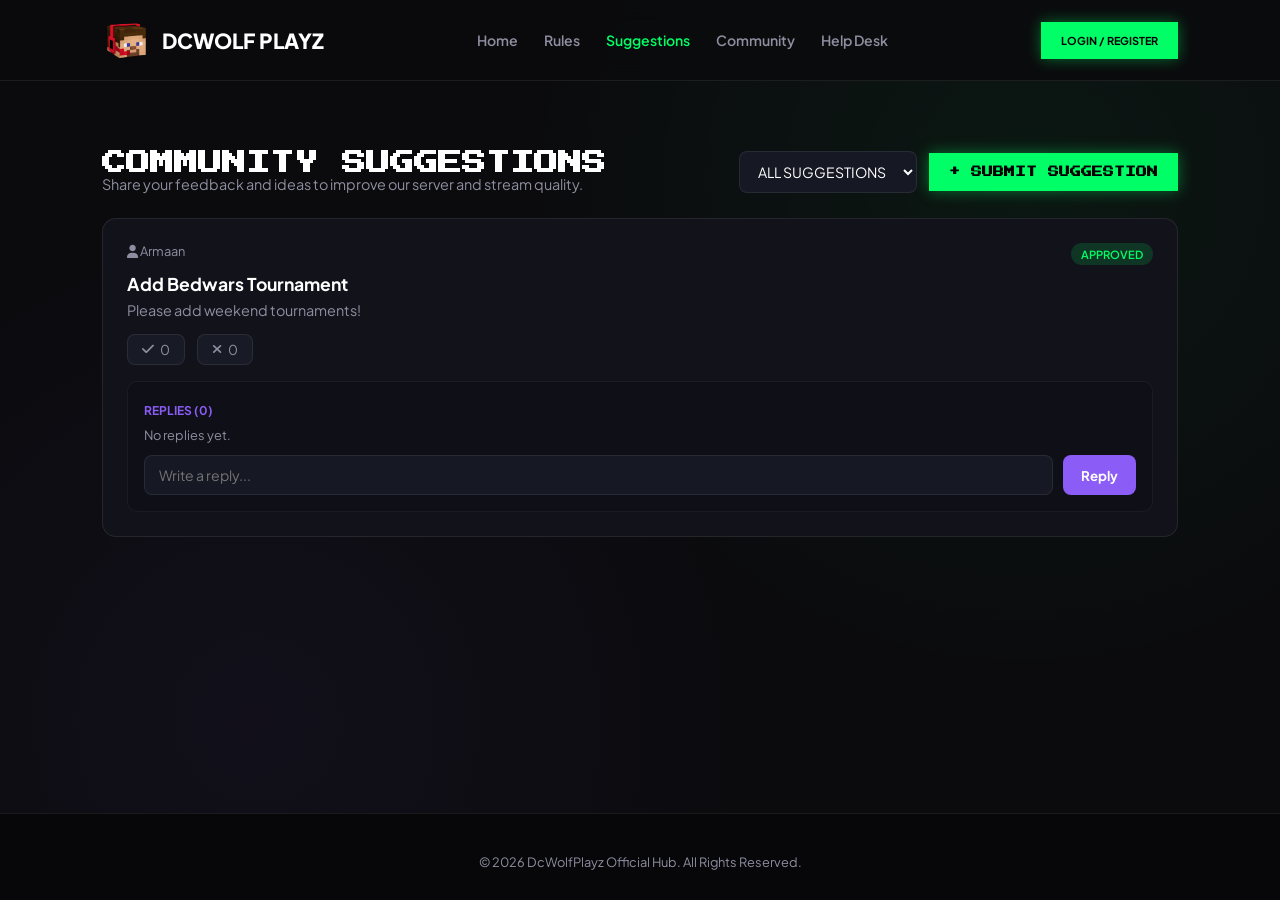
<file: suggestions/index.html>
<!DOCTYPE html>
<html lang="en">
<head>
    <meta charset="UTF-8">
    <meta name="viewport" content="width=device-width, initial-scale=1.0">
    <title>DcWolfPlayz | Suggestions</title>
    <link href="https://fonts.googleapis.com/css2?family=Press+Start+2P&family=Plus+Jakarta+Sans:wght@400;500;600;700;800;900&display=swap" rel="stylesheet">
    <link rel="stylesheet" href="https://cdnjs.cloudflare.com/ajax/libs/font-awesome/6.4.0/css/all.min.css">
    <link rel="stylesheet" href="/css/style.css">
</head>
<body>
    <header>
        <a href="/" class="brand" style="font-weight: 900; font-size: 1.3rem;">
            <div class="brand-logo" style="background: transparent !important; box-shadow: none !important; border: none !important; display: flex; align-items: center; justify-content: center; width: auto; height: auto;">
                <img src="/images/head.png" alt="Logo" style="width: 48px; height: 48px; object-fit: contain;">
            </div>
            DCWOLF  PLAYZ
        </a>
        <nav>
            <a href="/" class="nav-btn">Home</a>
            <a href="/rules" class="nav-btn">Rules</a>
            <a href="/suggestions" class="nav-btn active">Suggestions</a>
            <a href="/community" class="nav-btn">Community</a>
            <a href="/helpdesk" class="nav-btn">Help Desk</a>
        </nav>
        <div class="nav-right-actions">
            <a href="/login" class="auth-nav-btn" id="loginNavBtn" style="text-decoration:none; display:inline-block; text-align:center;">LOGIN / REGISTER</a>
            <a href="/admin" class="auth-nav-btn" id="adminNavBtn" style="display:none; background: var(--accent-purple); color: #fff; text-decoration:none; text-align:center;">ADMIN DASHBOARD</a>
        </div>
    </header>

    <main>
        <div class="suggestions-container">
            <div style="display: flex; justify-content: space-between; align-items: center; margin-bottom: 25px; flex-wrap: wrap; gap: 15px;">
                <div>
                    <h2>COMMUNITY SUGGESTIONS</h2>
                    <p style="color: var(--text-muted); font-size: 0.9rem;">Share your feedback and ideas to improve our server and stream quality.</p>
                </div>
                
                <div style="display: flex; gap: 12px; align-items: center;">
                    <select id="sugFilterSelect" onchange="renderPublicSuggestions()" style="background:#161824; border:1px solid var(--border-dark); color:#fff; padding:10px 14px; border-radius:8px; font-size:0.88rem;">
                        <option value="all">ALL SUGGESTIONS</option>
                        <option value="approved">APPROVED</option>
                        <option value="denied">DENIED</option>
                        <option value="pending">PENDING</option>
                    </select>
                    <button class="btn-green" onclick="openSuggestionModal()">+ Submit Suggestion</button>
                </div>
            </div>
            <div id="suggestionsList"></div>
        </div>
    </main>

    <!-- SUBMIT SUGGESTION MODAL -->
    <div class="modal-overlay" id="suggestionModal">
        <div class="modal-body">
            <button class="modal-close-btn" onclick="closeSuggestionModal()"><i class="fa-solid fa-xmark"></i></button>
            <h3 style="font-size: 1rem; color: var(--accent-green); margin-bottom: 20px;">SUBMIT A SUGGESTION</h3>
            <form onsubmit="handleSuggestionSubmit(event)">
                <div class="form-group">
                    <label>Title</label>
                    <input type="text" id="sugTitle" required placeholder="e.g. Add Bedwars Tournament">
                </div>
                <div class="form-group">
                    <label>Description</label>
                    <textarea id="sugDesc" required placeholder="Describe your suggestion in detail..." style="width:100%; background:#0f1017; border:1px solid var(--border-dark); color:#fff; padding:12px; border-radius:8px; min-height:100px; font-family:inherit;"></textarea>
                </div>
                <button type="submit" class="btn-green" style="width: 100%; justify-content: center;">SUBMIT</button>
            </form>
        </div>
    </div>

    <!-- SUCCESS NOTIFICATION MODAL -->
    <div class="modal-overlay" id="alertModal">
        <div class="modal-body" style="max-width: 420px; text-align: center;">
            <i class="fa-solid fa-circle-check" style="font-size: 2.8rem; color: var(--accent-green); margin-bottom: 15px;"></i>
            <h3 style="font-size: 1rem; color: #fff; margin-bottom: 10px;" id="alertModalTitle">SUCCESS</h3>
            <p style="color: var(--text-muted); font-size: 0.9rem; margin-bottom: 22px;" id="alertModalText">Action completed successfully.</p>
            <button onclick="closeAlertModal()" class="btn-green" style="width:100%; justify-content:center;">OKAY</button>
        </div>
    </div>

    <!-- CUSTOM CONFIRMATION MODAL -->
    <div class="modal-overlay" id="customConfirmModal">
        <div class="modal-body" style="max-width: 420px; text-align: center;">
            <i class="fa-solid fa-triangle-exclamation" style="font-size: 2.5rem; color: var(--accent-red); margin-bottom: 15px;"></i>
            <h3 style="font-size: 1rem; color: #fff; margin-bottom: 10px;" id="confirmModalTitle">CONFIRM ACTION</h3>
            <p style="color: var(--text-muted); font-size: 0.9rem; margin-bottom: 25px;" id="confirmModalText">Are you sure you want to proceed?</p>
            <div style="display: flex; gap: 12px; justify-content: center;">
                <button id="confirmCancelBtn" style="background: #202230; color: #fff; border: 1px solid var(--border-dark); padding: 10px 20px; border-radius: 8px; font-weight: 700; cursor: pointer;">CANCEL</button>
                <button id="confirmProceedBtn" style="background: var(--accent-red); color: #fff; border: none; padding: 10px 20px; border-radius: 8px; font-weight: 700; cursor: pointer;">PROCEED</button>
            </div>
        </div>
    </div>

    <!-- FOOTER -->
    <footer>
        <p>&copy; 2026 DcWolfPlayz Official Hub. All Rights Reserved.</p>
    </footer>

    <script src="/js/skript.js"></script>
</body>
</html>
</file>
<file: css/style.css>
:root {
    --bg-black: #0b0b0e;
    --bg-card: #12131a;
    --bg-card-hover: #1a1c27;
    --accent-green: #00ff66;
    --accent-green-hover: #00cc52;
    --green-glow: rgba(0, 255, 102, 0.4);
    --accent-purple: #8b5cf6;
    --accent-red: #ff4d4d;
    --text-main: #ffffff;
    --text-muted: #8e8ea0;
    --border-dark: rgba(255, 255, 255, 0.08);
    --font-pixel: 'Press Start 2P', cursive, monospace;
    --font-sans: 'Plus Jakarta Sans', sans-serif;
}

* { box-sizing: border-box; margin: 0; padding: 0; font-family: var(--font-sans); scroll-behavior: smooth; }

body {
    background-color: var(--bg-black);
    color: var(--text-main);
    overflow-x: hidden;
    background-image: 
        radial-gradient(circle at 80% 20%, rgba(0, 255, 102, 0.05) 0%, transparent 40%),
        radial-gradient(circle at 20% 80%, rgba(139, 92, 246, 0.05) 0%, transparent 40%);
    display: flex; flex-direction: column; min-height: 100vh;
}

h1, h2, h3, .brand-logo, .btn-green, .char-name, .rule-num { font-family: var(--font-pixel) !important; }
.nav-btn, .nav-action-link { font-family: var(--font-sans) !important; font-weight: 600; text-decoration: none; }
.rule-detail h4, .about-text-content h2, .yt-channel-badge { font-family: var(--font-sans) !important; font-weight: 800; }

/* NAVBAR */
header {
    position: sticky; top: 0; z-index: 1000;
    background: rgba(11, 11, 14, 0.92); backdrop-filter: blur(12px);
    border-bottom: 1px solid var(--border-dark); padding: 16px 8%;
    display: flex; justify-content: space-between; align-items: center;
}

.brand { display: flex; align-items: center; gap: 12px; text-decoration: none; color: #fff; font-size: 0.95rem; }
.brand-logo { width: 36px; height: 36px; background: var(--accent-green); display: flex; align-items: center; justify-content: center; color: #000; font-size: 0.9rem; box-shadow: 0 0 15px var(--green-glow); }

nav { display: flex; align-items: center; gap: 18px; }
.nav-btn { background: none; border: none; color: var(--text-muted); font-size: 0.88rem; cursor: pointer; padding: 6px 4px; transition: 0.3s; }
.nav-btn:hover, .nav-btn.active { color: var(--accent-green); }

.nav-right-actions { display: flex; align-items: center; gap: 12px; }

.btn-green {
    background: var(--accent-green); color: #000; padding: 12px 20px; border-radius: 0px !important;
    text-decoration: none; text-transform: uppercase; font-size: 0.68rem; line-height: 1.2;
    box-shadow: 0 0 15px var(--green-glow); transition: all 0.3s ease; display: inline-flex;
    align-items: center; gap: 8px; border: none; cursor: pointer; font-weight: 700;
}
.btn-green:hover { background: var(--accent-green-hover); transform: translateY(-2px); box-shadow: 0 0 25px rgba(0, 255, 102, 0.6); }

.auth-nav-btn {
    background: var(--accent-green); color: #000; padding: 12px 20px; font-size: 0.68rem; font-weight: 700;
    cursor: pointer; border: none; box-shadow: 0 0 15px var(--green-glow); transition: 0.3s; text-transform: uppercase;
}
.auth-nav-btn:hover { background: var(--accent-green-hover); transform: translateY(-2px); }

/* MAIN LAYOUT */
main { flex: 1; }

/* HERO & SHOWCASES */
.hero { padding: 70px 8% 60px; display: grid; grid-template-columns: 1fr 1fr; align-items: center; gap: 40px; min-height: 75vh; }
.hero-content h1 { font-size: 1.8rem; line-height: 1.5; margin-bottom: 24px; color: #ffffff; text-transform: uppercase; }
.hero-content p { color: var(--text-muted); font-size: 1.05rem; max-width: 520px; margin-bottom: 30px; line-height: 1.6; font-weight: 500; }
.hero-actions-container { display: flex; flex-direction: column; gap: 16px; margin-top: 10px; }
.btn-wrapper-block { display: flex; flex-direction: column; align-items: flex-start; position: relative; }
.join-now-subtitle { color: var(--text-muted); font-size: 0.85rem; margin-top: 8px; margin-left: 12px; position: relative; padding-left: 12px; }
.join-now-subtitle::before { content: ''; position: absolute; left: 0; top: -6px; width: 8px; height: 12px; border-left: 1px dashed rgba(255, 255, 255, 0.3); border-bottom: 1px dashed rgba(255, 255, 255, 0.3); }
.secondary-actions-row { display: flex; align-items: center; gap: 24px; margin-top: 8px; flex-wrap: wrap; }
.how-to-join-link { color: #fff; font-size: 0.9rem; font-weight: 700; text-decoration: underline; cursor: pointer; display: flex; align-items: center; gap: 8px; transition: color 0.3s ease; }
.how-to-join-link:hover { color: var(--accent-green); }
.hero-stats-nobox { display: flex; align-items: center; gap: 10px; color: #ffffff; font-size: 0.95rem; font-weight: 500; }
.dot-purple-glow { width: 10px; height: 10px; background: #8b5cf6; border-radius: 50%; box-shadow: 0 0 12px #8b5cf6; animation: pulseDotPurple 2s infinite; }
@keyframes pulseDotPurple { 0% { opacity: 1; transform: scale(1); } 50% { opacity: 0.5; transform: scale(0.8); } 100% { opacity: 1; transform: scale(1); } }
.hero-banner-art img { width: 100%; max-width: 500px; filter: drop-shadow(0 20px 40px rgba(0, 255, 102, 0.2)); animation: float 4s ease-in-out infinite alternate; }
@keyframes float { 0% { transform: translateY(0px); } 100% { transform: translateY(-15px); } }

/* ABOUT SHOWCASE */
.about-showcase { padding: 90px 8%; border-top: 1px solid var(--border-dark); background: linear-gradient(180deg, rgba(20, 15, 35, 0.8) 0%, rgba(11, 11, 14, 1) 100%), radial-gradient(circle at 10% 30%, rgba(139, 92, 246, 0.15) 0%, transparent 60%); }
.about-layout { display: grid; grid-template-columns: 1.2fr 0.8fr; gap: 50px; align-items: center; }
.about-text-content h2 { font-size: 1.8rem; color: #ffffff; margin-bottom: 24px; text-transform: uppercase; word-spacing: 8px; }
.about-list { list-style: none; display: flex; flex-direction: column; gap: 18px; }
.about-list li { color: var(--text-muted); font-size: 1rem; line-height: 1.6; position: relative; padding-left: 28px; font-weight: 500; }
.about-list li::before { content: '>'; font-family: var(--font-pixel); color: var(--accent-green); font-size: 0.8rem; position: absolute; left: 0; top: 2px; }
.character-placeholder-box { width: 100%; min-height: 400px; border: 2px dashed rgba(255, 255, 255, 0.1); border-radius: 20px; display: flex; flex-direction: column; align-items: center; justify-content: center; gap: 12px; color: var(--text-muted); background: rgba(255, 255, 255, 0.01); }
.character-placeholder-box i { font-size: 3rem; color: var(--accent-green); }

/* YOUTUBE SHOWCASE */
.yt-videos-showcase { padding: 80px 8%; border-top: 1px solid var(--border-dark); background: rgba(18, 19, 26, 0.3); }
.yt-videos-showcase h2 { font-size: 1.4rem; color: #fff; margin-bottom: 30px; text-align: center; text-transform: uppercase; }
.yt-grid { display: grid; grid-template-columns: 1fr 1fr; gap: 30px; }
.yt-card { background: var(--bg-card); border: 1px solid var(--border-dark); padding: 20px; border-radius: 14px; transition: transform 0.3s ease; }
.yt-card:hover { transform: translateY(-4px); border-color: var(--accent-green); }
.yt-channel-badge { font-size: 0.95rem; color: var(--accent-green); margin-bottom: 15px; display: flex; align-items: center; gap: 8px; }
.yt-channel-badge.xtra-badge { color: var(--accent-purple); }
.yt-thumb-wrapper { position: relative; width: 100%; height: 220px; border-radius: 10px; overflow: hidden; display: flex; flex-direction: column; align-items: center; justify-content: center; text-decoration: none; background: linear-gradient(135deg, #181924 0%, #0d0e15 100%); border: 1px solid rgba(255, 255, 255, 0.05); transition: all 0.3s ease; }
.yt-thumb-wrapper:hover { border-color: var(--accent-green); background: linear-gradient(135deg, #1f2130 0%, #12131c 100%); }
.yt-play-icon { width: 60px; height: 60px; background: rgba(0, 0, 0, 0.6); border: 2px solid var(--accent-green); border-radius: 50%; display: flex; align-items: center; justify-content: center; color: var(--accent-green); font-size: 1.5rem; box-shadow: 0 0 20px rgba(0, 255, 102, 0.3); margin-bottom: 12px; transition: transform 0.3s ease; }
.yt-thumb-wrapper:hover .yt-play-icon { transform: scale(1.15); background: var(--accent-green); color: #000; }
.video-title-text { margin-top: 14px; font-size: 0.98rem; color: #fff; font-weight: 700; line-height: 1.4; display: block; text-decoration: none; }
.video-title-text:hover { color: var(--accent-green); }

/* RULES, HELPDESK, SUGGESTIONS, COMMUNITY */
.rules-container, .helpdesk-container, .suggestions-container, .community-container { padding: 70px 8%; }
.rules-layout { display: grid; grid-template-columns: 1.2fr 0.8fr; gap: 50px; margin-top: 30px; align-items: start; }
.rules-list-vertical { display: flex; flex-direction: column; }
.rule-line-item { padding: 22px 0; border-bottom: 1px solid rgba(255, 255, 255, 0.08); display: flex; gap: 20px; align-items: flex-start; }
.rule-num { color: var(--accent-green); font-size: 0.95rem; min-width: 45px; padding-top: 2px; }
.rule-detail h4 { font-size: 1.15rem; color: #ffffff; margin-bottom: 6px; }
.rule-detail p { color: var(--text-muted); font-size: 0.95rem; line-height: 1.5; font-weight: 500; }

.helpdesk-grid, .staff-grid, .socials-grid { display: grid; grid-template-columns: repeat(auto-fit, minmax(240px, 1fr)); gap: 20px; margin-top: 25px; }
.helpdesk-card, .staff-card, .social-box { background: var(--bg-card); border: 1px solid var(--border-dark); border-radius: 14px; padding: 24px; text-decoration: none; color: #fff; transition: 0.3s; }
.helpdesk-card:hover { border-color: var(--accent-green); transform: translateY(-4px); }

/* SUGGESTIONS STYLING */
.suggestion-card { background: var(--bg-card); border: 1px solid var(--border-dark); border-radius: 14px; padding: 24px; margin-bottom: 20px; }
.suggestion-card h3 { font-family: var(--font-sans) !important; font-weight: 700 !important; font-size: 1.1rem !important; }
.suggestion-badge { font-size: 0.7rem; padding: 4px 10px; border-radius: 12px; font-weight: 600; text-transform: uppercase; font-family: var(--font-sans) !important; }
.badge-approved { background: rgba(0, 255, 102, 0.15); color: var(--accent-green); }
.badge-pending { background: rgba(255, 193, 7, 0.15); color: #ffc107; }
.badge-denied { background: rgba(255, 77, 77, 0.15); color: #ff4d4d; }

.reaction-bar { display: flex; gap: 12px; align-items: center; margin-top: 15px; }
.reaction-btn { background: #181a26; border: 1px solid var(--border-dark); color: var(--text-muted); padding: 6px 14px; border-radius: 8px; font-size: 0.85rem; cursor: pointer; display: flex; align-items: center; gap: 6px; transition: 0.2s; }
.reaction-btn:hover, .reaction-btn.active { border-color: var(--accent-green); color: var(--accent-green); background: rgba(0,255,102,0.08); }
.reaction-btn.btn-down:hover, .reaction-btn.btn-down.active { border-color: var(--accent-red); color: var(--accent-red); background: rgba(255,77,77,0.08); }

.replies-wrapper { background: #0f1017; border-radius: 10px; padding: 16px; margin-top: 16px; border: 1px solid rgba(255,255,255,0.05); }
.reply-item { font-size: 0.85rem; color: #d1d1e0; padding: 8px 0; border-bottom: 1px dashed var(--border-dark); }
.reply-item:last-child { border-bottom: none; }
.reply-input-box { display: flex; gap: 10px; margin-top: 12px; }
.reply-input-box input { flex: 1; background: #161824; border: 1px solid var(--border-dark); color: #fff; padding: 10px 14px; border-radius: 8px; font-size: 0.88rem; }
.reply-input-box button { background: var(--accent-purple); color: #fff; border: none; padding: 10px 18px; border-radius: 8px; cursor: pointer; font-weight: 700; }

.staff-head-img { width: 80px; height: 80px; border-radius: 12px; margin-bottom: 15px; border: 2px solid var(--accent-green); }
.staff-role-badge { display: inline-block; font-size: 0.5rem; background: rgba(0, 255, 102, 0.15); color: var(--accent-green); padding: 6px 12px; border-radius: 20px; margin-top: 8px; }

/* CHATBOT STYLING */
.chat-widget-btn { position: fixed; bottom: 30px; right: 30px; width: 60px; height: 60px; background: var(--accent-green); border-radius: 50%; display: flex; align-items: center; justify-content: center; color: #000; font-size: 1.6rem; cursor: pointer; box-shadow: 0 0 20px var(--green-glow); z-index: 1500; transition: transform 0.3s; }
.chat-widget-btn:hover { transform: scale(1.08); }
.chat-window { position: fixed; bottom: 100px; right: 30px; width: 380px; height: 530px; background: #12131a; border: 1px solid var(--border-dark); border-radius: 16px; box-shadow: 0 10px 40px rgba(0,0,0,0.8); display: none; flex-direction: column; z-index: 1500; overflow: hidden; }
.chat-window.open { display: flex; }
.chat-header { background: #181a24; padding: 14px 16px; border-bottom: 1px solid var(--border-dark); display: flex; align-items: center; justify-content: space-between; }
.chat-header h4 { font-size: 0.9rem; color: var(--accent-green); }
.chat-messages { flex: 1; padding: 16px; overflow-y: auto; display: flex; flex-direction: column; gap: 12px; }
.chat-msg { max-width: 85%; padding: 12px 14px; border-radius: 12px; font-size: 0.88rem; line-height: 1.45; word-wrap: break-word; }
.msg-bot { background: #1e202d; color: #e2e2ec; align-self: flex-start; border-bottom-left-radius: 2px; }
.msg-bot a { color: var(--accent-green); text-decoration: underline; font-weight: 600; }
.msg-user { background: var(--accent-green); color: #000; align-self: flex-end; font-weight: 600; border-bottom-right-radius: 2px; }

.faq-chips-container {
    padding: 10px 14px;
    display: flex;
    gap: 8px;
    overflow-x: auto;
    background: #0e0f14;
    border-top: 1px solid var(--border-dark);
    scrollbar-width: none;
    -ms-overflow-style: none;
}
.faq-chips-container::-webkit-scrollbar { display: none; }
.faq-chip { background: #1a1c27; color: #fff; padding: 8px 14px; border-radius: 14px; font-size: 0.75rem; white-space: nowrap; cursor: pointer; border: 1px solid var(--border-dark); transition: all 0.2s; }
.faq-chip:hover { border-color: var(--accent-green); color: var(--accent-green); background: rgba(0, 255, 102, 0.08); }

.chat-input-box { padding: 12px; background: #181a24; border-top: 1px solid var(--border-dark); display: flex; gap: 10px; }
.chat-input-box input { flex: 1; background: #0b0b0e; border: 1px solid var(--border-dark); color: #fff; padding: 10px 12px; border-radius: 8px; font-size: 0.88rem; }
.chat-input-box button { background: var(--accent-green); color: #000; border: none; padding: 10px 16px; border-radius: 8px; cursor: pointer; font-weight: 700; }

/* MODALS LAYERED Z-INDEX ARCHITECTURE */
.modal-overlay { position: fixed; top: 0; left: 0; width: 100%; height: 100%; background: rgba(0, 0, 0, 0.88); backdrop-filter: blur(10px); z-index: 2000; display: none; align-items: center; justify-content: center; padding: 20px; }
.modal-overlay.active { display: flex; }
.modal-body { background: #12131a; border: 1px solid rgba(255, 255, 255, 0.15); border-radius: 16px; max-width: 500px; width: 100%; max-height: 85vh; overflow-y: auto; padding: 30px; position: relative; }
.modal-close-btn { position: absolute; top: 20px; right: 20px; background: none; border: none; color: var(--text-muted); font-size: 1.4rem; cursor: pointer; }

.form-group { margin-bottom: 18px; }
.form-group label { display: block; font-size: 0.85rem; color: #ccc; margin-bottom: 8px; font-weight: 600; }
.form-group input, .form-group select, .form-group textarea { width: 100%; background: #0b0b0e; border: 1px solid var(--border-dark); color: #fff; padding: 12px; border-radius: 8px; font-size: 0.9rem; }

.form-error-alert {
    background: rgba(255, 77, 77, 0.12);
    border: 1px solid rgba(255, 77, 77, 0.4);
    color: #ff6666; padding: 10px 14px;
    border-radius: 8px; font-size: 0.83rem;
    margin-bottom: 16px; display: none;
    align-items: center; gap: 8px; font-weight: 600;
}

/* ADMIN PANEL DASHBOARD MODAL */
#adminModal { z-index: 2000; }
.admin-modal-body { max-width: 950px; width: 95%; background: #0f1017; border: 1px solid var(--accent-purple); padding: 0; overflow: hidden; border-radius: 18px; }
.admin-layout { display: flex; min-height: 550px; }
.admin-sidebar { width: 220px; background: #151722; border-right: 1px solid var(--border-dark); padding: 20px 0; }
.admin-sidebar-btn { width: 100%; padding: 14px 20px; text-align: left; background: none; border: none; color: var(--text-muted); font-size: 0.88rem; font-weight: 600; cursor: pointer; display: flex; align-items: center; gap: 12px; transition: 0.3s; }
.admin-sidebar-btn:hover, .admin-sidebar-btn.active { background: rgba(139, 92, 246, 0.15); color: var(--accent-purple); border-left: 3px solid var(--accent-purple); }
.admin-main-content { flex: 1; padding: 25px; overflow-y: auto; max-height: 550px; }

.admin-table { width: 100%; border-collapse: collapse; margin-top: 15px; }
.admin-table th, .admin-table td { padding: 12px 14px; text-align: left; border-bottom: 1px solid var(--border-dark); font-size: 0.85rem; }
.admin-table th { background: #181a26; color: var(--accent-purple); font-weight: 700; }

.log-item { background: #161824; padding: 12px 16px; border-radius: 8px; margin-bottom: 10px; border-left: 3px solid var(--accent-green); font-size: 0.85rem; }
.log-time { font-size: 0.72rem; color: var(--text-muted); margin-bottom: 4px; }

#customConfirmModal, #editUserModal, #alertModal { z-index: 3000 !important; }

footer { padding: 40px 8% 30px; border-top: 1px solid var(--border-dark); background: #07070a; margin-top: auto; text-align: center; font-size: 0.8rem; color: var(--text-muted); }
.btn-discord {
    background: #5865F2;
    color: #ffffff;
    width: 100%;
    padding: 12px;
    border: none;
    font-size: 0.85rem;
    font-weight: 700;
    cursor: pointer;
    display: flex;
    align-items: center;
    justify-content: center;
    gap: 10px;
    border-radius: 8px;
    transition: background 0.3s;
}
.btn-discord:hover {
    background: #4752C4;
}
</file>
